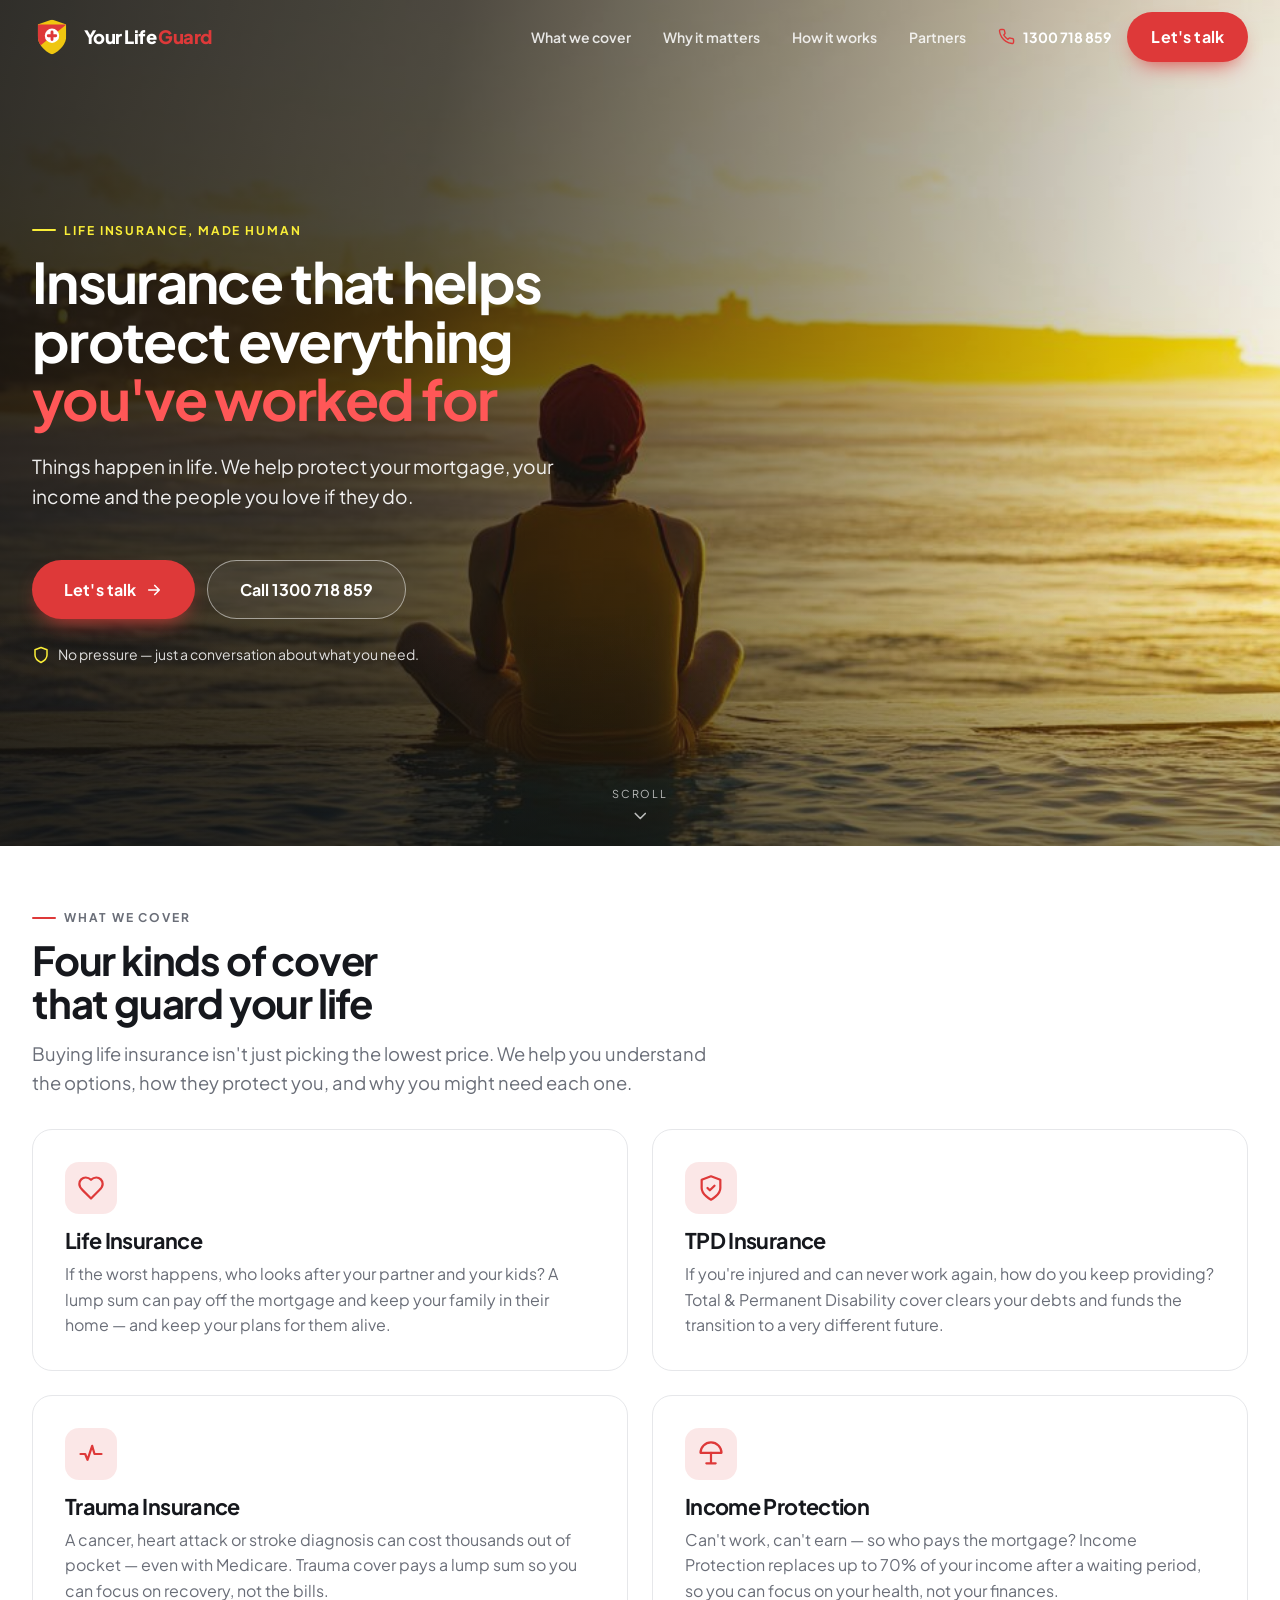
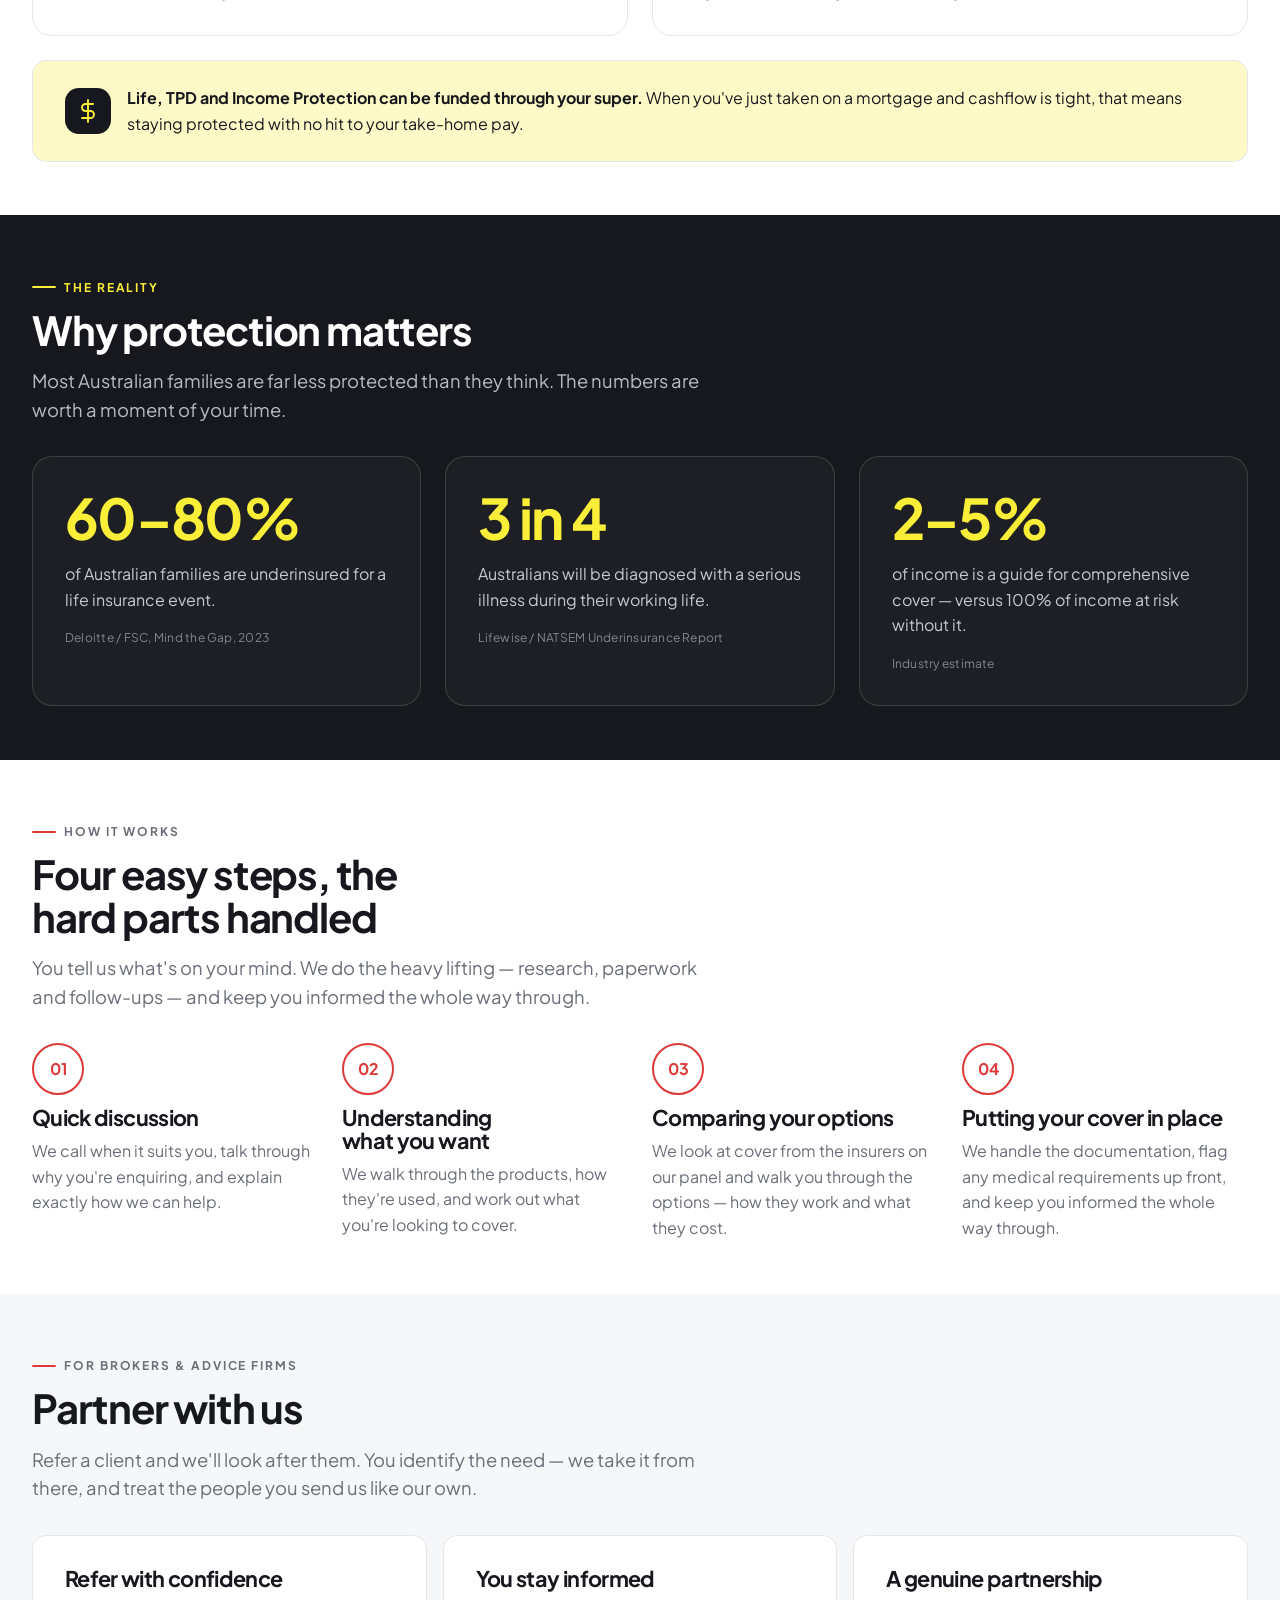
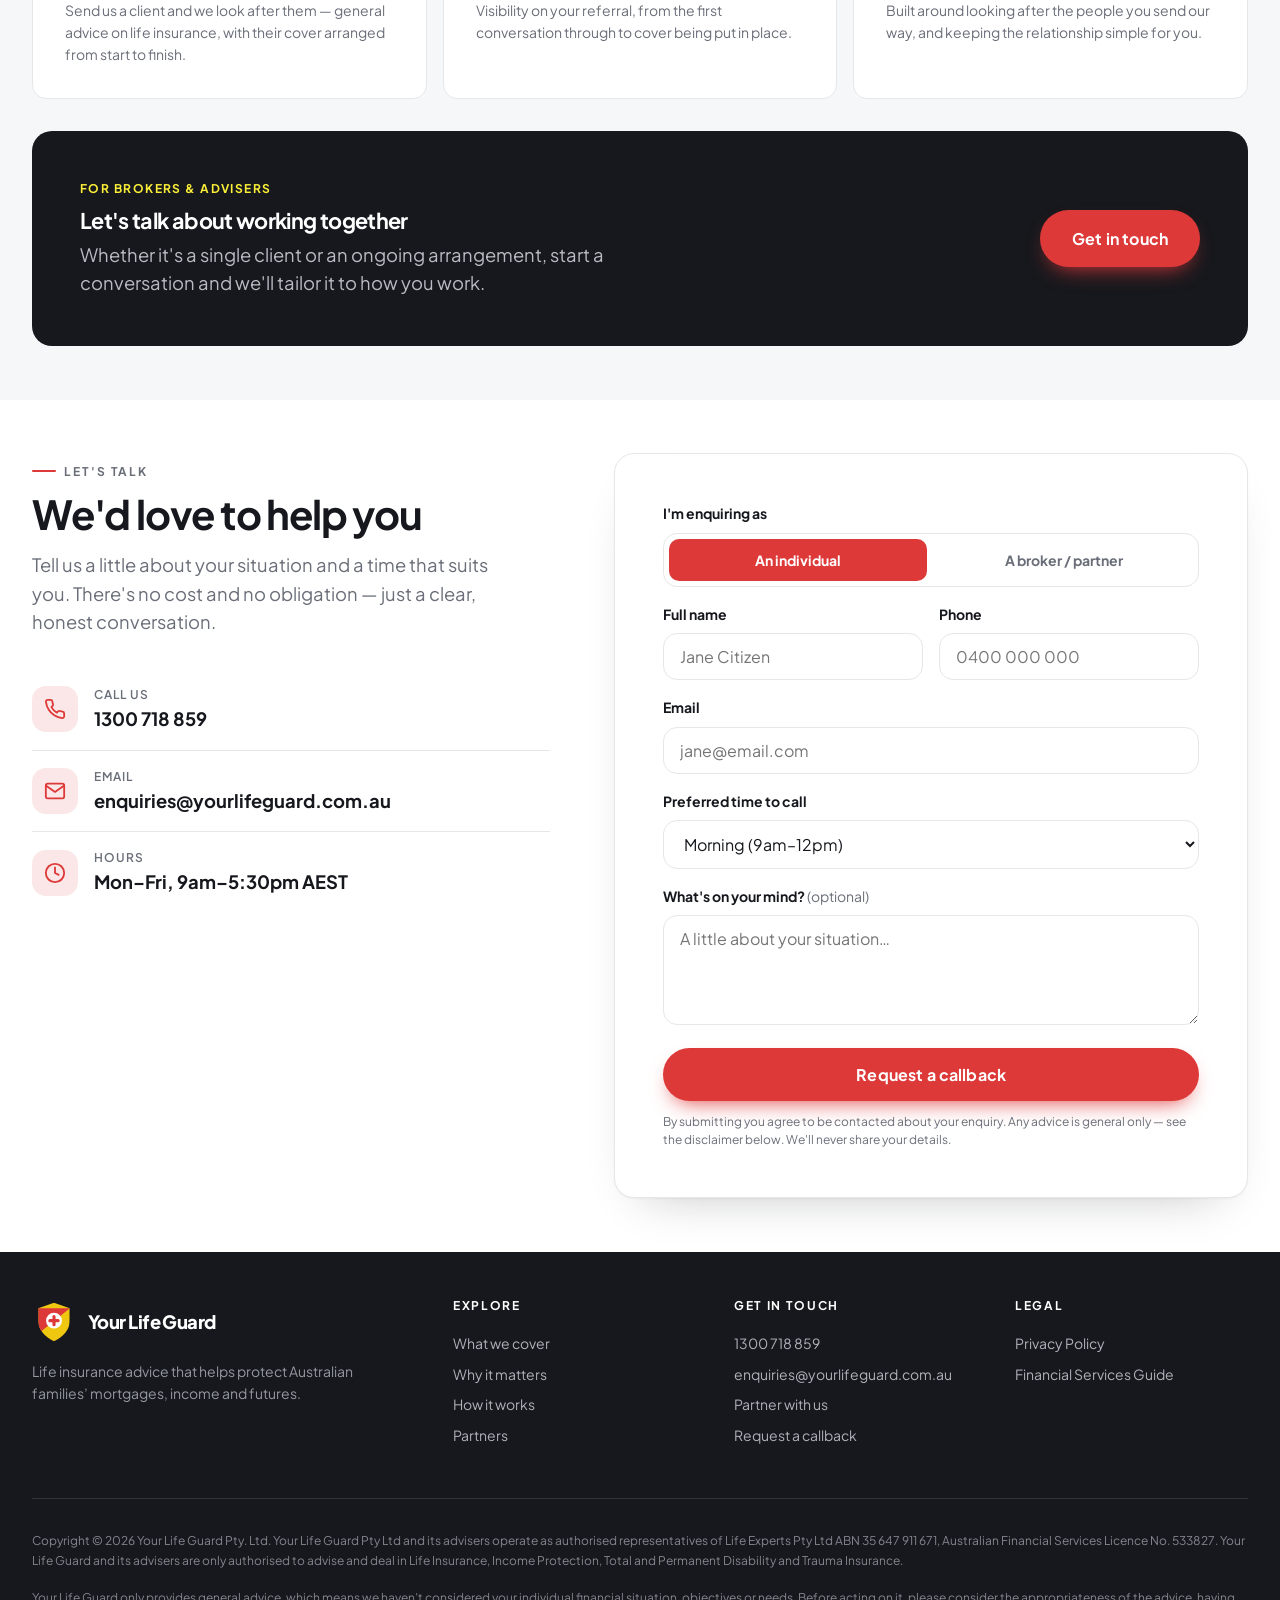
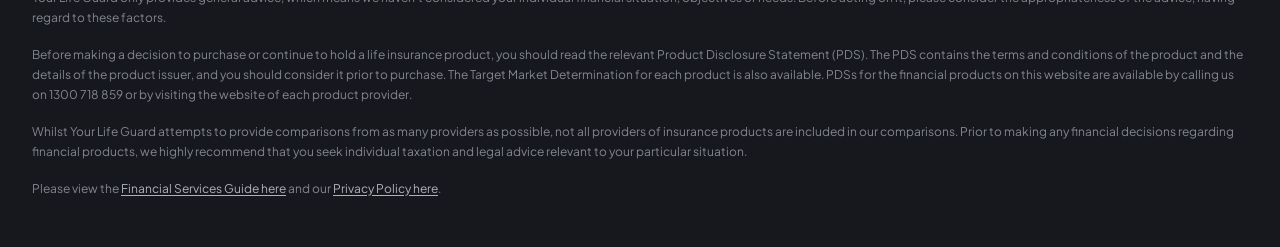
<file: index.html>
<!DOCTYPE html>
<html lang="en-AU">
<head>
<meta charset="UTF-8">
<meta name="viewport" content="width=device-width,initial-scale=1">
<title>Your Life Guard — Insurance that helps protect what matters</title>
<meta name="description" content="Your Life Guard helps Australian families arrange life insurance — Life, Income Protection, TPD and Trauma cover. General advice, made simple.">
<meta property="og:type" content="website">
<meta property="og:title" content="Your Life Guard — Protect everything you've worked for">
<meta property="og:description" content="Life insurance, made human. We help protect your mortgage, your income and the people you love. Call 1300 718 859.">
<meta property="og:url" content="https://yourlifeguard.com.au">
<meta property="og:image" content="https://sljikoiasdf.github.io/your-life-guard-site/og-image.png">
<meta property="og:image:width" content="1200">
<meta property="og:image:height" content="630">
<meta name="twitter:card" content="summary_large_image">
<meta name="twitter:title" content="Your Life Guard — Protect everything you've worked for">
<meta name="twitter:description" content="Life insurance, made human. Call 1300 718 859.">
<meta name="twitter:image" content="https://sljikoiasdf.github.io/your-life-guard-site/og-image.png">
<link rel="preconnect" href="https://fonts.googleapis.com">
<link rel="preconnect" href="https://fonts.gstatic.com" crossorigin>
<link rel="preload" as="style" href="https://fonts.googleapis.com/css2?family=Plus+Jakarta+Sans:wght@400;500;600;700;800&display=swap">
<link href="https://fonts.googleapis.com/css2?family=Plus+Jakarta+Sans:wght@400;500;600;700;800&display=swap" rel="stylesheet">
<link rel="icon" type="image/svg+xml" href="favicon.svg">
<link rel="icon" type="image/png" sizes="32x32" href="favicon-32.png">
<link rel="icon" type="image/png" sizes="16x16" href="favicon-16.png">
<link rel="apple-touch-icon" sizes="180x180" href="apple-touch-icon.png">
<link rel="manifest" href="site.webmanifest">
<meta name="theme-color" content="#DE3939">
<link rel="stylesheet" href="styles.css">
</head>
<body class="home">

<!-- ====================== HEADER ====================== -->
<header class="site-header">
  <div class="container nav">
    <a class="brand" href="#top" aria-label="Your Life Guard home">
      <span class="ylg-mark" data-logo="light"></span>
      <span class="brand-name">Your Life <span class="accent">Guard</span></span>
    </a>
    <nav class="nav-links" aria-label="Primary">
      <a href="#cover">What we cover</a>
      <a href="#matters">Why it matters</a>
      <a href="#how">How it works</a>
      <a href="#partners">Partners</a>
    </nav>
    <div class="nav-cta">
      <a class="nav-phone" href="tel:1300718859">
        <svg viewBox="0 0 24 24" fill="none" stroke="currentColor" stroke-width="2" stroke-linecap="round" stroke-linejoin="round"><path d="M22 16.92v3a2 2 0 0 1-2.18 2 19.79 19.79 0 0 1-8.63-3.07 19.5 19.5 0 0 1-6-6 19.79 19.79 0 0 1-3.07-8.67A2 2 0 0 1 4.11 2h3a2 2 0 0 1 2 1.72c.13.96.36 1.9.7 2.81a2 2 0 0 1-.45 2.11L8.09 9.91a16 16 0 0 0 6 6l1.27-1.27a2 2 0 0 1 2.11-.45c.91.34 1.85.57 2.81.7A2 2 0 0 1 22 16.92Z"/></svg>
        <span>1300 718 859</span>
      </a>
      <a class="btn btn-primary" href="#contact">Let's talk</a>
    </div>
    <button class="nav-toggle" aria-label="Menu">
      <svg width="26" height="26" viewBox="0 0 24 24" fill="none" stroke="currentColor" stroke-width="2" stroke-linecap="round"><path d="M3 6h18M3 12h18M3 18h18"/></svg>
    </button>
  </div>
</header>

<main id="top">

<!-- ====================== HERO (full-bleed) ====================== -->
<section class="fbhero">
  <img class="bg" src="hero-lifeguard.jpg" alt="Australian lifeguard watching the surf at sunrise">
  <div class="scrim"></div>
  <div class="scrim-b"></div>
  <div class="fbhero-body">
    <div class="container">
      <div class="fbhero-inner">
        <span class="eyebrow">Life insurance, made human</span>
        <h1>Insurance that helps protect everything <span class="accent">you've worked for</span></h1>
        <p class="lead">Things happen in life. We help protect your mortgage, your income and the people you love if they do.</p>
        <div class="fbhero-actions">
          <a class="btn btn-primary btn-lg" href="#contact">
            Let's talk
            <svg viewBox="0 0 24 24" fill="none" stroke="currentColor" stroke-width="2.2" stroke-linecap="round" stroke-linejoin="round"><path d="M5 12h14M13 6l6 6-6 6"/></svg>
          </a>
          <a class="btn btn-ghost btn-lg" href="tel:1300718859">Call 1300 718 859</a>
        </div>
        <p class="fbhero-reassure">
          <svg viewBox="0 0 24 24" fill="none" stroke="currentColor" stroke-width="2" stroke-linecap="round" stroke-linejoin="round"><path d="M12 22s8-4 8-10V5l-8-3-8 3v7c0 6 8 10 8 10Z"/></svg>
          No pressure — just a conversation about what you need.
        </p>
      </div>
    </div>
  </div>
  <div class="scroll-hint">Scroll<svg viewBox="0 0 24 24" fill="none" stroke="currentColor" stroke-width="2" stroke-linecap="round" stroke-linejoin="round"><path d="M6 9l6 6 6-6"/></svg></div>
</section>

<!-- ====================== COVER ====================== -->
<section class="block" id="cover">
  <div class="container">
    <div class="block-head reveal">
      <span class="eyebrow">What we cover</span>
      <h2 class="section-title">Four kinds of cover that guard your life</h2>
      <p class="lead">Buying life insurance isn't just picking the lowest price. We help you understand the options, how they protect you, and why you might need each one.</p>
    </div>

    <div class="products">
      <article class="product reveal">
        <div class="pico"><svg viewBox="0 0 24 24" fill="none" stroke="currentColor" stroke-width="1.9" stroke-linecap="round" stroke-linejoin="round"><path d="M19 14c1.49-1.46 3-3.21 3-5.5A5.5 5.5 0 0 0 16.5 3c-1.76 0-3 .5-4.5 2-1.5-1.5-2.74-2-4.5-2A5.5 5.5 0 0 0 2 8.5c0 2.3 1.5 4.05 3 5.5l7 7Z"/></svg></div>
        <h3>Life Insurance</h3>
        <p>If the worst happens, who looks after your partner and your kids? A lump sum can pay off the mortgage and keep your family in their home — and keep your plans for them alive.</p>
      </article>
      <article class="product reveal">
        <div class="pico"><svg viewBox="0 0 24 24" fill="none" stroke="currentColor" stroke-width="1.9" stroke-linecap="round" stroke-linejoin="round"><path d="M12 22s8-4 8-10V5l-8-3-8 3v7c0 6 8 10 8 10Z"/><path d="M9 12l2 2 4-4"/></svg></div>
        <h3>TPD Insurance</h3>
        <p>If you're injured and can never work again, how do you keep providing? Total &amp; Permanent Disability cover clears your debts and funds the transition to a very different future.</p>
      </article>
      <article class="product reveal">
        <div class="pico"><svg viewBox="0 0 24 24" fill="none" stroke="currentColor" stroke-width="1.9" stroke-linecap="round" stroke-linejoin="round"><path d="M3 12h4l2 5 4-12 2 7h6"/></svg></div>
        <h3>Trauma Insurance</h3>
        <p>A cancer, heart attack or stroke diagnosis can cost thousands out of pocket — even with Medicare. Trauma cover pays a lump sum so you can focus on recovery, not the bills.</p>
      </article>
      <article class="product reveal">
        <div class="pico"><svg viewBox="0 0 24 24" fill="none" stroke="currentColor" stroke-width="1.9" stroke-linecap="round" stroke-linejoin="round"><path d="M12 2a9 9 0 0 0-9 9h18a9 9 0 0 0-9-9Z"/><path d="M12 11v9M8 20h8"/></svg></div>
        <h3>Income Protection</h3>
        <p>Can't work, can't earn — so who pays the mortgage? Income Protection replaces up to 70% of your income after a waiting period, so you can focus on your health, not your finances.</p>
      </article>
    </div>

    <div class="super-note reveal">
      <span class="ico"><svg viewBox="0 0 24 24" fill="none" stroke="currentColor" stroke-width="1.9" stroke-linecap="round" stroke-linejoin="round"><path d="M12 1v22M17 5H9.5a3.5 3.5 0 0 0 0 7h5a3.5 3.5 0 0 1 0 7H6"/></svg></span>
      <p><strong>Life, TPD and Income Protection can be funded through your super.</strong> When you've just taken on a mortgage and cashflow is tight, that means staying protected with no hit to your take-home pay.</p>
    </div>
  </div>
</section>

<!-- ====================== WHY IT MATTERS ====================== -->
<section class="block reality" id="matters">
  <div class="container">
    <div class="block-head reveal">
      <span class="eyebrow">The reality</span>
      <h2 class="section-title">Why protection matters</h2>
      <p class="lead">Most Australian families are far less protected than they think. The numbers are worth a moment of your time.</p>
    </div>
    <div class="reality-grid">
      <div class="reality-card reveal">
        <div class="big">60–80%</div>
        <p>of Australian families are underinsured for a life insurance event.</p>
        <div class="src">Deloitte / FSC, Mind the Gap, 2023</div>
      </div>
      <div class="reality-card reveal">
        <div class="big">3 in 4</div>
        <p>Australians will be diagnosed with a serious illness during their working life.</p>
        <div class="src">Lifewise / NATSEM Underinsurance Report</div>
      </div>
      <div class="reality-card reveal">
        <div class="big">2–5%</div>
        <p>of income is a guide for comprehensive cover — versus 100% of income at risk without it.</p>
        <div class="src">Industry estimate</div>
      </div>
    </div>
  </div>
</section>

<!-- ====================== HOW IT WORKS ====================== -->
<section class="block" id="how">
  <div class="container">
    <div class="block-head reveal">
      <span class="eyebrow">How it works</span>
      <h2 class="section-title">Four easy steps, the hard parts handled</h2>
      <p class="lead">You tell us what's on your mind. We do the heavy lifting — research, paperwork and follow-ups — and keep you informed the whole way through.</p>
    </div>
    <div class="steps">
      <div class="step reveal">
        <h3>Quick discussion</h3>
        <p>We call when it suits you, talk through why you're enquiring, and explain exactly how we can help.</p>
      </div>
      <div class="step reveal">
        <h3>Understanding what you want</h3>
        <p>We walk through the products, how they're used, and work out what you're looking to cover.</p>
      </div>
      <div class="step reveal">
        <h3>Comparing your options</h3>
        <p>We look at cover from the insurers on our panel and walk you through the options — how they work and what they cost.</p>
      </div>
      <div class="step reveal">
        <h3>Putting your cover in place</h3>
        <p>We handle the documentation, flag any medical requirements up front, and keep you informed the whole way through.</p>
      </div>
    </div>
  </div>
</section>

<!-- ====================== PARTNERS (B2B) ====================== -->
<section class="block partners" id="partners">
  <div class="container">
    <div class="block-head reveal">
      <span class="eyebrow">For brokers &amp; advice firms</span>
      <h2 class="section-title">Partner with us</h2>
      <p class="lead">Refer a client and we'll look after them. You identify the need — we take it from there, and treat the people you send us like our own.</p>
    </div>
    <div class="partner-models">
      <div class="pmodel reveal"><h3>Refer with confidence</h3><p>Send us a client and we look after them — general advice on life insurance, with their cover arranged from start to finish.</p></div>
      <div class="pmodel reveal"><h3>You stay informed</h3><p>Visibility on your referral, from the first conversation through to cover being put in place.</p></div>
      <div class="pmodel reveal"><h3>A genuine partnership</h3><p>Built around looking after the people you send our way, and keeping the relationship simple for you.</p></div>
    </div>
    <div class="partner-cta reveal">
      <div>
        <span class="soon">For brokers &amp; advisers</span>
        <h3>Let's talk about working together</h3>
        <p class="lead">Whether it's a single client or an ongoing arrangement, start a conversation and we'll tailor it to how you work.</p>
      </div>
      <a class="btn btn-primary btn-lg" href="#contact">Get in touch</a>
    </div>
  </div>
</section>

<!-- ====================== CONTACT ====================== -->
<section class="contact" id="contact">
  <div class="container contact-grid">
    <div class="contact-aside reveal">
      <span class="eyebrow">Let's talk</span>
      <h2>We'd love to help you</h2>
      <p class="lead">Tell us a little about your situation and a time that suits you. There's no cost and no obligation — just a clear, honest conversation.</p>
      <div class="contact-method">
        <span class="cmi"><svg viewBox="0 0 24 24" fill="none" stroke="currentColor" stroke-width="2" stroke-linecap="round" stroke-linejoin="round"><path d="M22 16.92v3a2 2 0 0 1-2.18 2 19.79 19.79 0 0 1-8.63-3.07 19.5 19.5 0 0 1-6-6 19.79 19.79 0 0 1-3.07-8.67A2 2 0 0 1 4.11 2h3a2 2 0 0 1 2 1.72c.13.96.36 1.9.7 2.81a2 2 0 0 1-.45 2.11L8.09 9.91a16 16 0 0 0 6 6l1.27-1.27a2 2 0 0 1 2.11-.45c.91.34 1.85.57 2.81.7A2 2 0 0 1 22 16.92Z"/></svg></span>
        <div><div class="lbl">Call us</div><div class="val">1300 718 859</div></div>
      </div>
      <div class="contact-method">
        <span class="cmi"><svg viewBox="0 0 24 24" fill="none" stroke="currentColor" stroke-width="2" stroke-linecap="round" stroke-linejoin="round"><path d="M4 4h16a2 2 0 0 1 2 2v12a2 2 0 0 1-2 2H4a2 2 0 0 1-2-2V6a2 2 0 0 1 2-2Z"/><path d="m22 6-10 7L2 6"/></svg></span>
        <div><div class="lbl">Email</div><div class="val">enquiries@yourlifeguard.com.au</div></div>
      </div>
      <div class="contact-method">
        <span class="cmi"><svg viewBox="0 0 24 24" fill="none" stroke="currentColor" stroke-width="2" stroke-linecap="round" stroke-linejoin="round"><circle cx="12" cy="12" r="10"/><path d="M12 6v6l4 2"/></svg></span>
        <div><div class="lbl">Hours</div><div class="val">Mon–Fri, 9am–5:30pm AEST</div></div>
      </div>
    </div>

    <form class="form-card reveal" id="contact-form"
          action="https://formsubmit.co/enquiries@yourlifeguard.com.au" method="POST">
      <!-- FormSubmit configuration -->
      <input type="hidden" name="_subject" value="New enquiry from yourlifeguard.com.au">
      <input type="hidden" name="_captcha" value="false">
      <input type="hidden" name="_template" value="table">
      <input type="hidden" name="_next" value="https://sljikoiasdf.github.io/your-life-guard-site/thanks.html">
      <!-- honeypot -->
      <input type="text" name="_honey" style="display:none">

      <div class="form-body">
        <div class="field">
          <label>I'm enquiring as</label>
          <div class="segmented" role="group" aria-label="I am">
            <button type="button" data-who="Individual" aria-pressed="true">An individual</button>
            <button type="button" data-who="Partner" aria-pressed="false">A broker / partner</button>
          </div>
          <input type="hidden" id="who-input" name="who" value="Individual">
        </div>
        <div class="field-row">
          <div class="field"><label for="f-name">Full name</label><input id="f-name" name="name" type="text" placeholder="Jane Citizen" required></div>
          <div class="field"><label for="f-phone">Phone</label><input id="f-phone" name="phone" type="tel" placeholder="0400 000 000" required></div>
        </div>
        <div class="field"><label for="f-email">Email</label><input id="f-email" name="email" type="email" placeholder="jane@email.com" required></div>
        <div class="field"><label for="f-time">Preferred time to call</label>
          <select id="f-time" name="time">
            <option>Morning (9am–12pm)</option>
            <option>Afternoon (12pm–5pm)</option>
            <option>After hours</option>
          </select>
        </div>
        <div class="field"><label for="f-msg">What's on your mind? <span style="font-weight:400;color:var(--text-soft);">(optional)</span></label><textarea id="f-msg" name="message" placeholder="A little about your situation…"></textarea></div>
        <button type="submit" class="btn btn-primary btn-lg" style="width:100%;">Request a callback</button>
        <p class="form-note">By submitting you agree to be contacted about your enquiry. Any advice is general only — see the disclaimer below. We'll never share your details.</p>
      </div>
    </form>
  </div>
</section>

</main>

<!-- ====================== FOOTER + MANDATORY DISCLAIMER ====================== -->
<div id="ylg-footer"></div>

<script src="logos-lab.js"></script>
<script src="footer.js"></script>
<script src="app.js"></script>
</body>
</html>
</file>
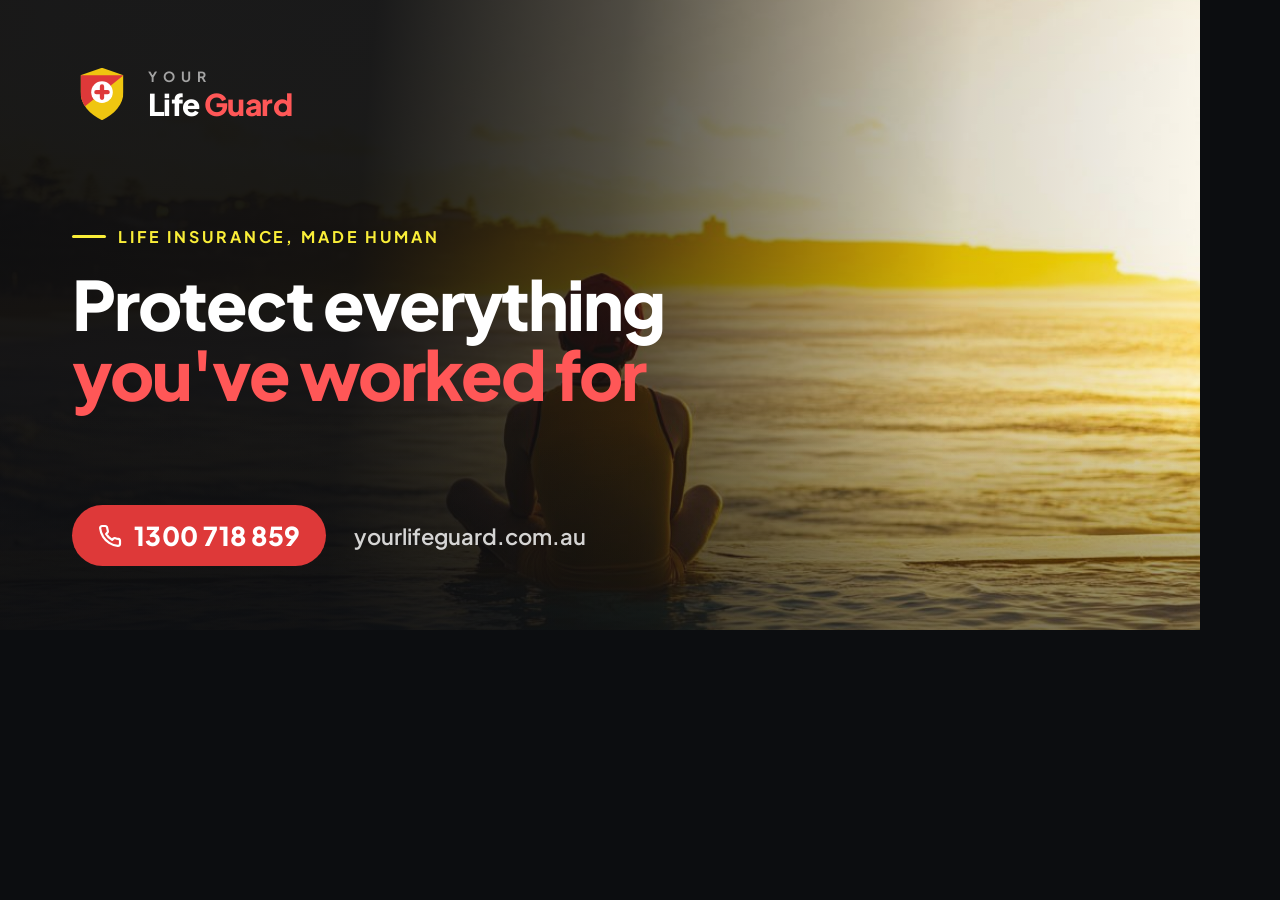
<file: og-image.html>
<!DOCTYPE html>
<html lang="en-AU">
<head>
<meta charset="UTF-8">
<meta name="viewport" content="width=device-width,initial-scale=1">
<title>YLG — Share card</title>
<link href="https://fonts.googleapis.com/css2?family=Plus+Jakarta+Sans:wght@400;500;600;700;800&display=swap" rel="stylesheet">
<style>
  *{box-sizing:border-box;margin:0;padding:0;}
  html,body{background:#0c0d10;}
  .card{
    position:relative;width:1200px;height:630px;overflow:hidden;
    font-family:"Plus Jakarta Sans",system-ui,sans-serif;background:#16181D;
  }
  .card img.bg{position:absolute;inset:0;width:100%;height:100%;object-fit:cover;object-position:center 38%;}
  .scrim{position:absolute;inset:0;background:
    linear-gradient(95deg, rgba(12,13,16,.94) 30%, rgba(12,13,16,.72) 50%, rgba(12,13,16,.15) 78%, rgba(12,13,16,0) 100%);}
  .scrim2{position:absolute;inset:0;background:linear-gradient(0deg, rgba(12,13,16,.5) 0%, rgba(12,13,16,0) 36%);}
  .content{position:absolute;inset:0;padding:64px 72px;display:flex;flex-direction:column;justify-content:space-between;}

  .brand{display:flex;align-items:center;gap:16px;}
  .brand .mark{width:60px;height:60px;}
  .brand .mark svg{width:100%;height:100%;display:block;}
  .brand .wm{display:flex;flex-direction:column;line-height:1;}
  .brand .wm .t{font-size:14px;letter-spacing:.42em;font-weight:700;color:rgba(255,255,255,.6);margin-bottom:6px;}
  .brand .wm .m{font-size:30px;font-weight:800;color:#fff;letter-spacing:-0.02em;}
  .brand .wm .m .g{color:#FF5757;}

  .mid{max-width:760px;}
  .eyebrow{display:inline-flex;align-items:center;gap:12px;font-size:16px;font-weight:700;letter-spacing:.18em;text-transform:uppercase;color:#FAEE38;margin-bottom:22px;}
  .eyebrow::before{content:"";width:34px;height:3px;background:#FAEE38;border-radius:3px;}
  h1{font-size:68px;line-height:1.02;font-weight:800;color:#fff;letter-spacing:-0.03em;}
  h1 .ac{color:#FF5757;}

  .foot{display:flex;align-items:center;gap:28px;}
  .phone{display:inline-flex;align-items:center;gap:12px;background:#DE3939;color:#fff;font-weight:800;font-size:26px;padding:14px 26px;border-radius:999px;letter-spacing:.01em;}
  .phone svg{width:24px;height:24px;}
  .url{font-size:22px;font-weight:600;color:rgba(255,255,255,.82);}
</style>
</head>
<body>
<div class="card" id="card">
  <img class="bg" src="hero-lifeguard.jpg" alt="">
  <div class="scrim"></div>
  <div class="scrim2"></div>
  <div class="content">
    <div class="brand">
      <span class="mark" data-mark></span>
      <span class="wm"><span class="t">YOUR</span><span class="m">Life <span class="g">Guard</span></span></span>
    </div>
    <div class="mid">
      <span class="eyebrow">Life insurance, made human</span>
      <h1>Protect everything <span class="ac">you've worked for</span></h1>
    </div>
    <div class="foot">
      <span class="phone">
        <svg viewBox="0 0 24 24" fill="none" stroke="currentColor" stroke-width="2.2" stroke-linecap="round" stroke-linejoin="round"><path d="M22 16.92v3a2 2 0 0 1-2.18 2 19.79 19.79 0 0 1-8.63-3.07 19.5 19.5 0 0 1-6-6 19.79 19.79 0 0 1-3.07-8.67A2 2 0 0 1 4.11 2h3a2 2 0 0 1 2 1.72c.13.96.36 1.9.7 2.81a2 2 0 0 1-.45 2.11L8.09 9.91a16 16 0 0 0 6 6l1.27-1.27a2 2 0 0 1 2.11-.45c.91.34 1.85.57 2.81.7A2 2 0 0 1 22 16.92Z"/></svg>
        1300 718 859
      </span>
      <span class="url">yourlifeguard.com.au</span>
    </div>
  </div>
</div>
<script src="logos-lab.js"></script>
<script>
  if(window.LogoLab&&window.LogoLab.flagShield){
    document.querySelectorAll('[data-mark]').forEach(function(el){el.innerHTML=window.LogoLab.flagShield('color');});
  }
</script>
</body>
</html>
</file>
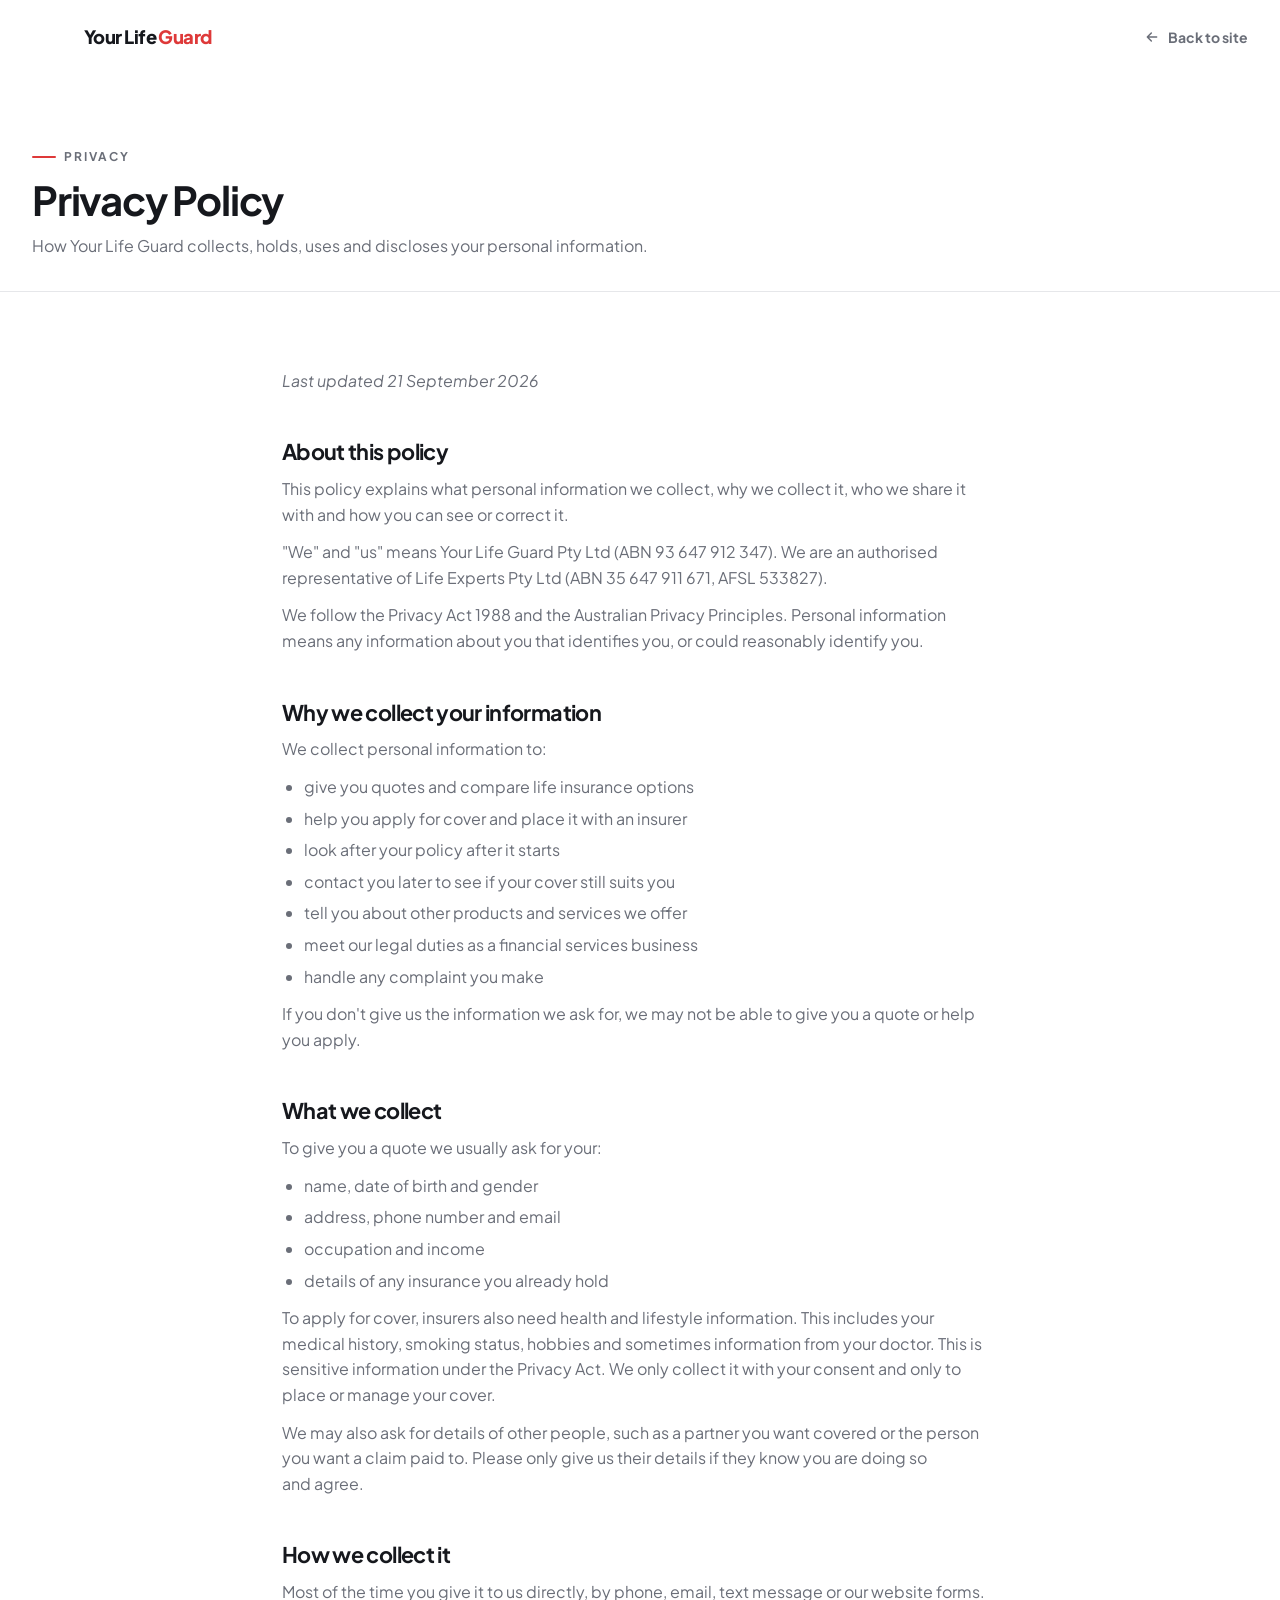
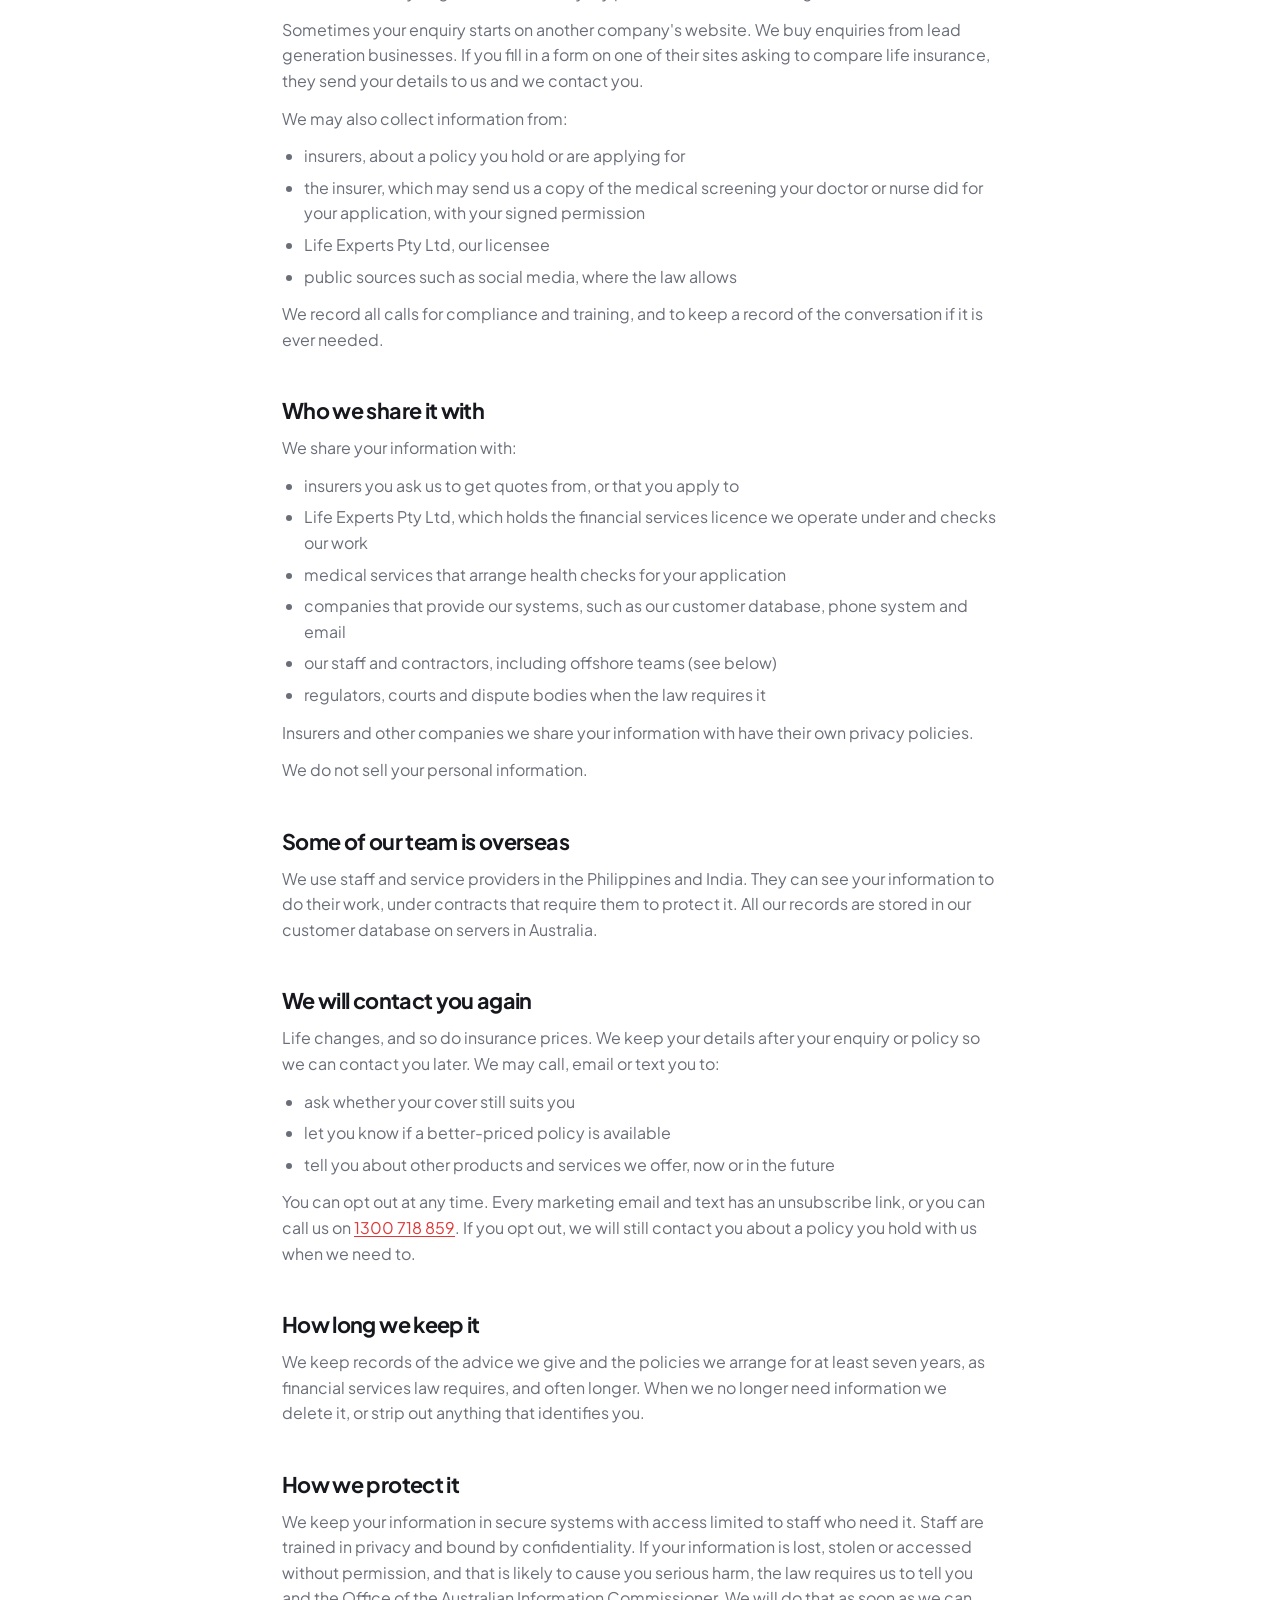
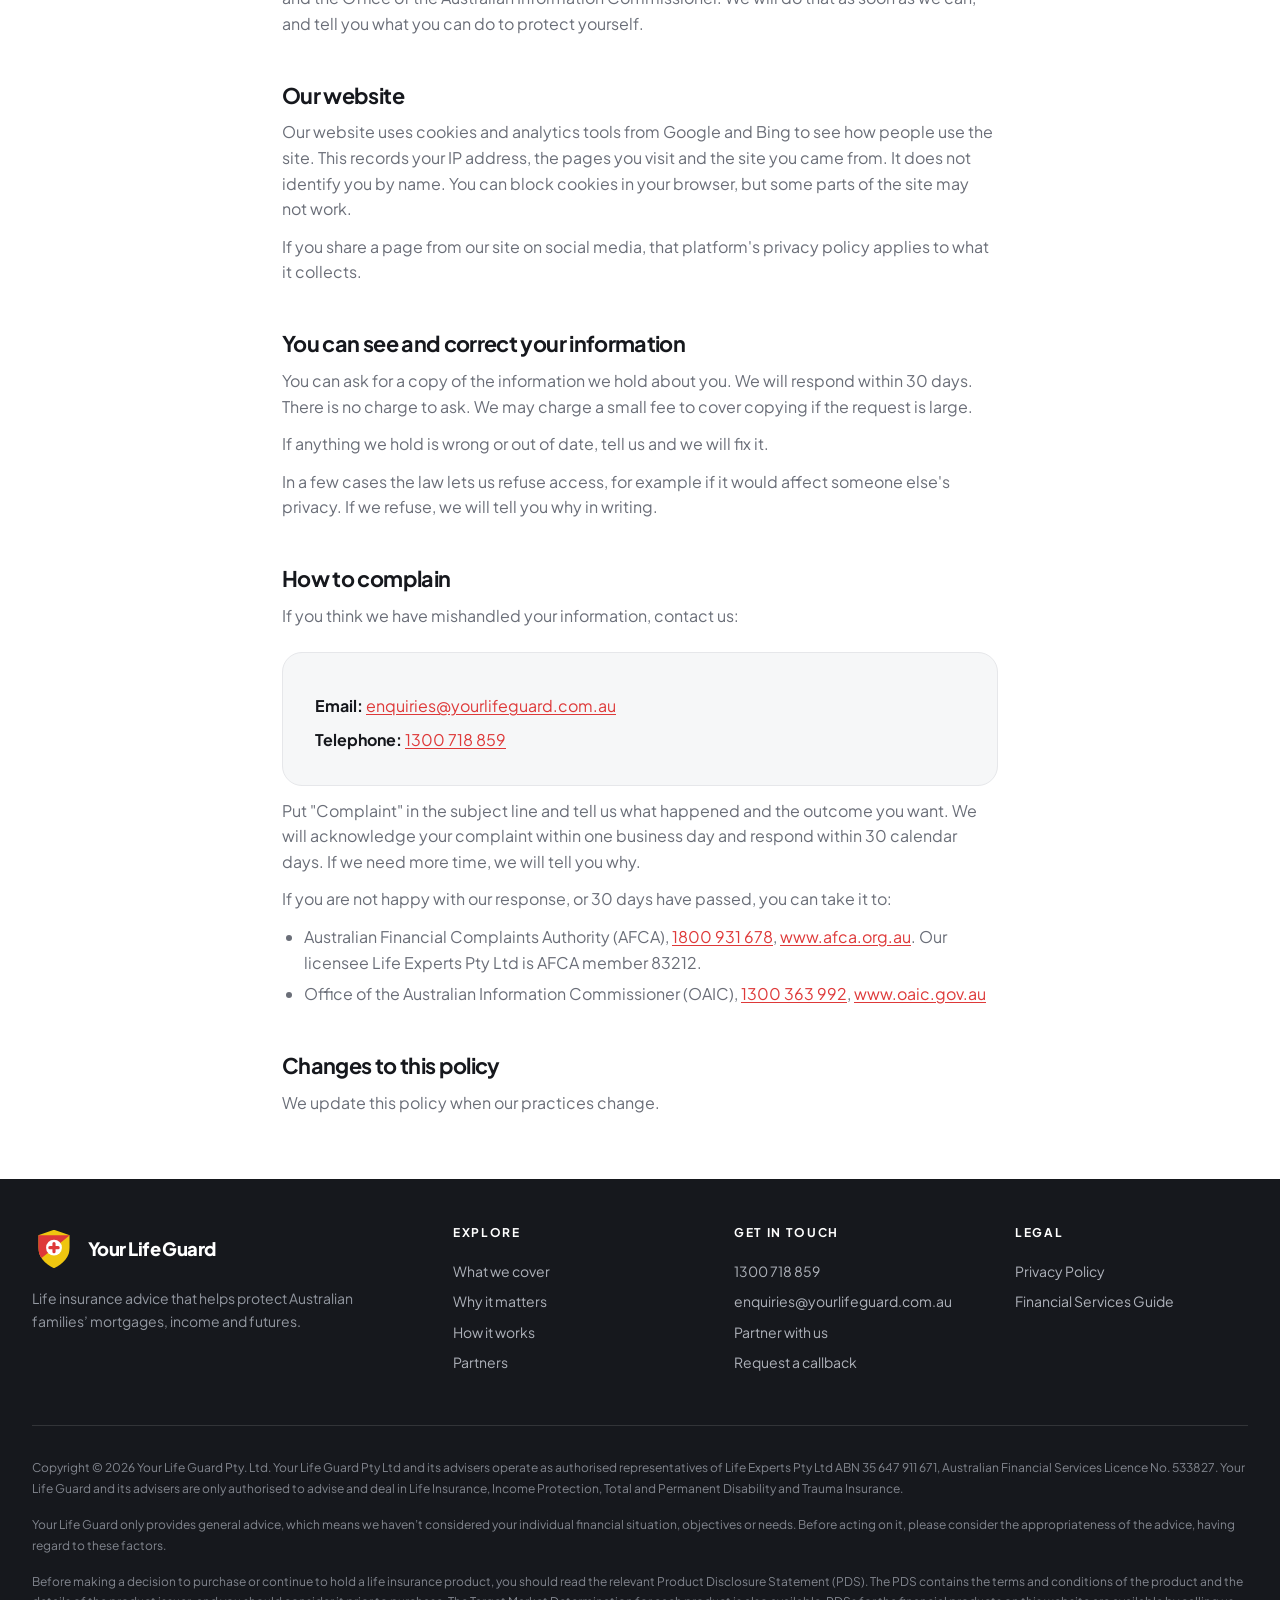
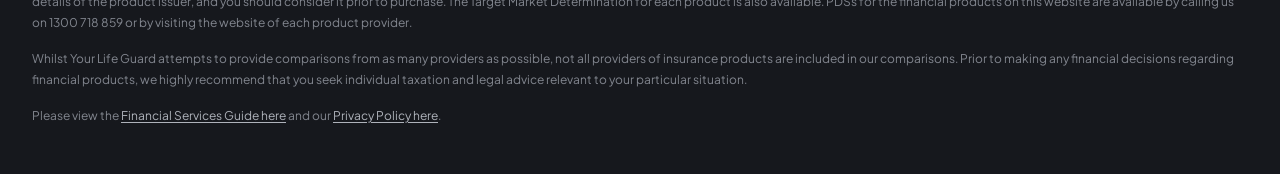
<file: privacy-policy.html>
<!DOCTYPE html>
<html lang="en-AU">
<head>
<meta charset="UTF-8">
<meta name="viewport" content="width=device-width,initial-scale=1">
<title>Privacy Policy — Your Life Guard</title>
<meta name="description" content="Your Life Guard privacy policy — how we collect, hold, use and disclose your personal information.">
<link rel="preconnect" href="https://fonts.googleapis.com">
<link rel="preconnect" href="https://fonts.gstatic.com" crossorigin>
<link href="https://fonts.googleapis.com/css2?family=Plus+Jakarta+Sans:wght@400;500;600;700;800&display=swap" rel="stylesheet">
<link rel="icon" type="image/svg+xml" href="favicon.svg">
<link rel="stylesheet" href="styles.css">
<style>
  .legal-hero{padding:var(--s-8) 0 var(--s-6);border-bottom:1px solid var(--line);}
  .legal-hero .eyebrow{margin-bottom:var(--s-3);}
  .legal-hero h1{font-size:var(--fs-h2);}
  .legal-hero p{color:var(--text-soft);margin-top:var(--s-3);max-width:60ch;}
  .legal{max-width:780px;padding-top:var(--s-8);padding-bottom:var(--s-8);}
  .legal h2{font-size:var(--fs-h3);margin:var(--s-7) 0 var(--s-3);}
  .legal h2:first-child{margin-top:0;}
  .legal p{color:var(--text-soft);margin-top:var(--s-3);}
  .legal ul{margin:var(--s-3) 0 0;padding-left:22px;color:var(--text-soft);}
  .legal li{margin:6px 0;}
  .legal a{color:var(--accent);text-decoration:underline;text-underline-offset:2px;}
  .legal .contact-block{background:var(--surface-2);border:1px solid var(--line);border-radius:var(--radius-lg);padding:var(--s-6);margin-top:var(--s-5);}
  .legal .contact-block p{margin-top:var(--s-2);color:var(--text);}
  .backlink{display:inline-flex;align-items:center;gap:var(--s-2);font-weight:700;font-size:var(--fs-sm);color:var(--text-soft);}
  .backlink:hover{color:var(--text);}
</style>
</head>
<body>

<header class="site-header">
  <div class="container nav">
    <a class="brand" href="index.html" aria-label="Your Life Guard home">
      <span class="ylg-mark" data-logo="light"></span>
      <span class="brand-name">Your Life <span class="accent">Guard</span></span>
    </a>
    <div class="nav-cta" style="margin-left:auto;">
      <a class="backlink" href="index.html">
        <svg viewBox="0 0 24 24" width="16" height="16" fill="none" stroke="currentColor" stroke-width="2.2" stroke-linecap="round" stroke-linejoin="round"><path d="M19 12H5M11 18l-6-6 6-6"/></svg>
        Back to site
      </a>
    </div>
  </div>
</header>

<main>
<section class="legal-hero">
  <div class="container">
    <span class="eyebrow">Privacy</span>
    <h1>Privacy Policy</h1>
    <p>How Your Life Guard collects, holds, uses and discloses your personal information.</p>
  </div>
</section>

<section class="container legal">
  <p><em>Last updated 21 September 2026</em></p>

  <h2>About this policy</h2>
  <p>This policy explains what personal information we collect, why we collect it, who we share it with and how you can see or correct it.</p>
  <p>"We" and "us" means Your Life Guard Pty Ltd (ABN 93 647 912 347). We are an authorised representative of Life Experts Pty Ltd (ABN 35 647 911 671, AFSL 533827).</p>
  <p>We follow the Privacy Act 1988 and the Australian Privacy Principles. Personal information means any information about you that identifies you, or could reasonably identify you.</p>

  <h2>Why we collect your information</h2>
  <p>We collect personal information to:</p>
  <ul>
    <li>give you quotes and compare life insurance options</li>
    <li>help you apply for cover and place it with an insurer</li>
    <li>look after your policy after it starts</li>
    <li>contact you later to see if your cover still suits you</li>
    <li>tell you about other products and services we offer</li>
    <li>meet our legal duties as a financial services business</li>
    <li>handle any complaint you make</li>
  </ul>
  <p>If you don't give us the information we ask for, we may not be able to give you a quote or help you apply.</p>

  <h2>What we collect</h2>
  <p>To give you a quote we usually ask for your:</p>
  <ul>
    <li>name, date of birth and gender</li>
    <li>address, phone number and email</li>
    <li>occupation and income</li>
    <li>details of any insurance you already hold</li>
  </ul>
  <p>To apply for cover, insurers also need health and lifestyle information. This includes your medical history, smoking status, hobbies and sometimes information from your doctor. This is sensitive information under the Privacy Act. We only collect it with your consent and only to place or manage your cover.</p>
  <p>We may also ask for details of other people, such as a partner you want covered or the person you want a claim paid to. Please only give us their details if they know you are doing so and agree.</p>

  <h2>How we collect it</h2>
  <p>Most of the time you give it to us directly, by phone, email, text message or our website forms.</p>
  <p>Sometimes your enquiry starts on another company's website. We buy enquiries from lead generation businesses. If you fill in a form on one of their sites asking to compare life insurance, they send your details to us and we contact you.</p>
  <p>We may also collect information from:</p>
  <ul>
    <li>insurers, about a policy you hold or are applying for</li>
    <li>the insurer, which may send us a copy of the medical screening your doctor or nurse did for your application, with your signed permission</li>
    <li>Life Experts Pty Ltd, our licensee</li>
    <li>public sources such as social media, where the law allows</li>
  </ul>
  <p>We record all calls for compliance and training, and to keep a record of the conversation if it is ever needed.</p>

  <h2>Who we share it with</h2>
  <p>We share your information with:</p>
  <ul>
    <li>insurers you ask us to get quotes from, or that you apply to</li>
    <li>Life Experts Pty Ltd, which holds the financial services licence we operate under and checks our work</li>
    <li>medical services that arrange health checks for your application</li>
    <li>companies that provide our systems, such as our customer database, phone system and email</li>
    <li>our staff and contractors, including offshore teams (see below)</li>
    <li>regulators, courts and dispute bodies when the law requires it</li>
  </ul>
  <p>Insurers and other companies we share your information with have their own privacy policies.</p>
  <p>We do not sell your personal information.</p>

  <h2>Some of our team is overseas</h2>
  <p>We use staff and service providers in the Philippines and India. They can see your information to do their work, under contracts that require them to protect it. All our records are stored in our customer database on servers in Australia.</p>

  <h2>We will contact you again</h2>
  <p>Life changes, and so do insurance prices. We keep your details after your enquiry or policy so we can contact you later. We may call, email or text you to:</p>
  <ul>
    <li>ask whether your cover still suits you</li>
    <li>let you know if a better-priced policy is available</li>
    <li>tell you about other products and services we offer, now or in the future</li>
  </ul>
  <p>You can opt out at any time. Every marketing email and text has an unsubscribe link, or you can call us on <a href="tel:1300718859">1300 718 859</a>. If you opt out, we will still contact you about a policy you hold with us when we need to.</p>

  <h2>How long we keep it</h2>
  <p>We keep records of the advice we give and the policies we arrange for at least seven years, as financial services law requires, and often longer. When we no longer need information we delete it, or strip out anything that identifies you.</p>

  <h2>How we protect it</h2>
  <p>We keep your information in secure systems with access limited to staff who need it. Staff are trained in privacy and bound by confidentiality. If your information is lost, stolen or accessed without permission, and that is likely to cause you serious harm, the law requires us to tell you and the Office of the Australian Information Commissioner. We will do that as soon as we can, and tell you what you can do to protect yourself.</p>

  <h2>Our website</h2>
  <p>Our website uses cookies and analytics tools from Google and Bing to see how people use the site. This records your IP address, the pages you visit and the site you came from. It does not identify you by name. You can block cookies in your browser, but some parts of the site may not work.</p>
  <p>If you share a page from our site on social media, that platform's privacy policy applies to what it collects.</p>

  <h2>You can see and correct your information</h2>
  <p>You can ask for a copy of the information we hold about you. We will respond within 30 days. There is no charge to ask. We may charge a small fee to cover copying if the request is large.</p>
  <p>If anything we hold is wrong or out of date, tell us and we will fix it.</p>
  <p>In a few cases the law lets us refuse access, for example if it would affect someone else's privacy. If we refuse, we will tell you why in writing.</p>

  <h2>How to complain</h2>
  <p>If you think we have mishandled your information, contact us:</p>
  <div class="contact-block">
    <p><strong>Email:</strong> <a href="mailto:enquiries@yourlifeguard.com.au">enquiries@yourlifeguard.com.au</a></p>
    <p><strong>Telephone:</strong> <a href="tel:1300718859">1300 718 859</a></p>
  </div>
  <p>Put "Complaint" in the subject line and tell us what happened and the outcome you want. We will acknowledge your complaint within one business day and respond within 30 calendar days. If we need more time, we will tell you why.</p>
  <p>If you are not happy with our response, or 30 days have passed, you can take it to:</p>
  <ul>
    <li>Australian Financial Complaints Authority (AFCA), <a href="tel:1800931678">1800 931 678</a>, <a href="https://www.afca.org.au" target="_blank" rel="noopener">www.afca.org.au</a>. Our licensee Life Experts Pty Ltd is AFCA member 83212.</li>
    <li>Office of the Australian Information Commissioner (OAIC), <a href="tel:1300363992">1300 363 992</a>, <a href="https://www.oaic.gov.au" target="_blank" rel="noopener">www.oaic.gov.au</a></li>
  </ul>

  <h2>Changes to this policy</h2>
  <p>We update this policy when our practices change.</p>
</section>
</main>

<div id="ylg-footer"></div>

<script src="logos-lab.js"></script>
<script src="footer.js"></script>
</file>
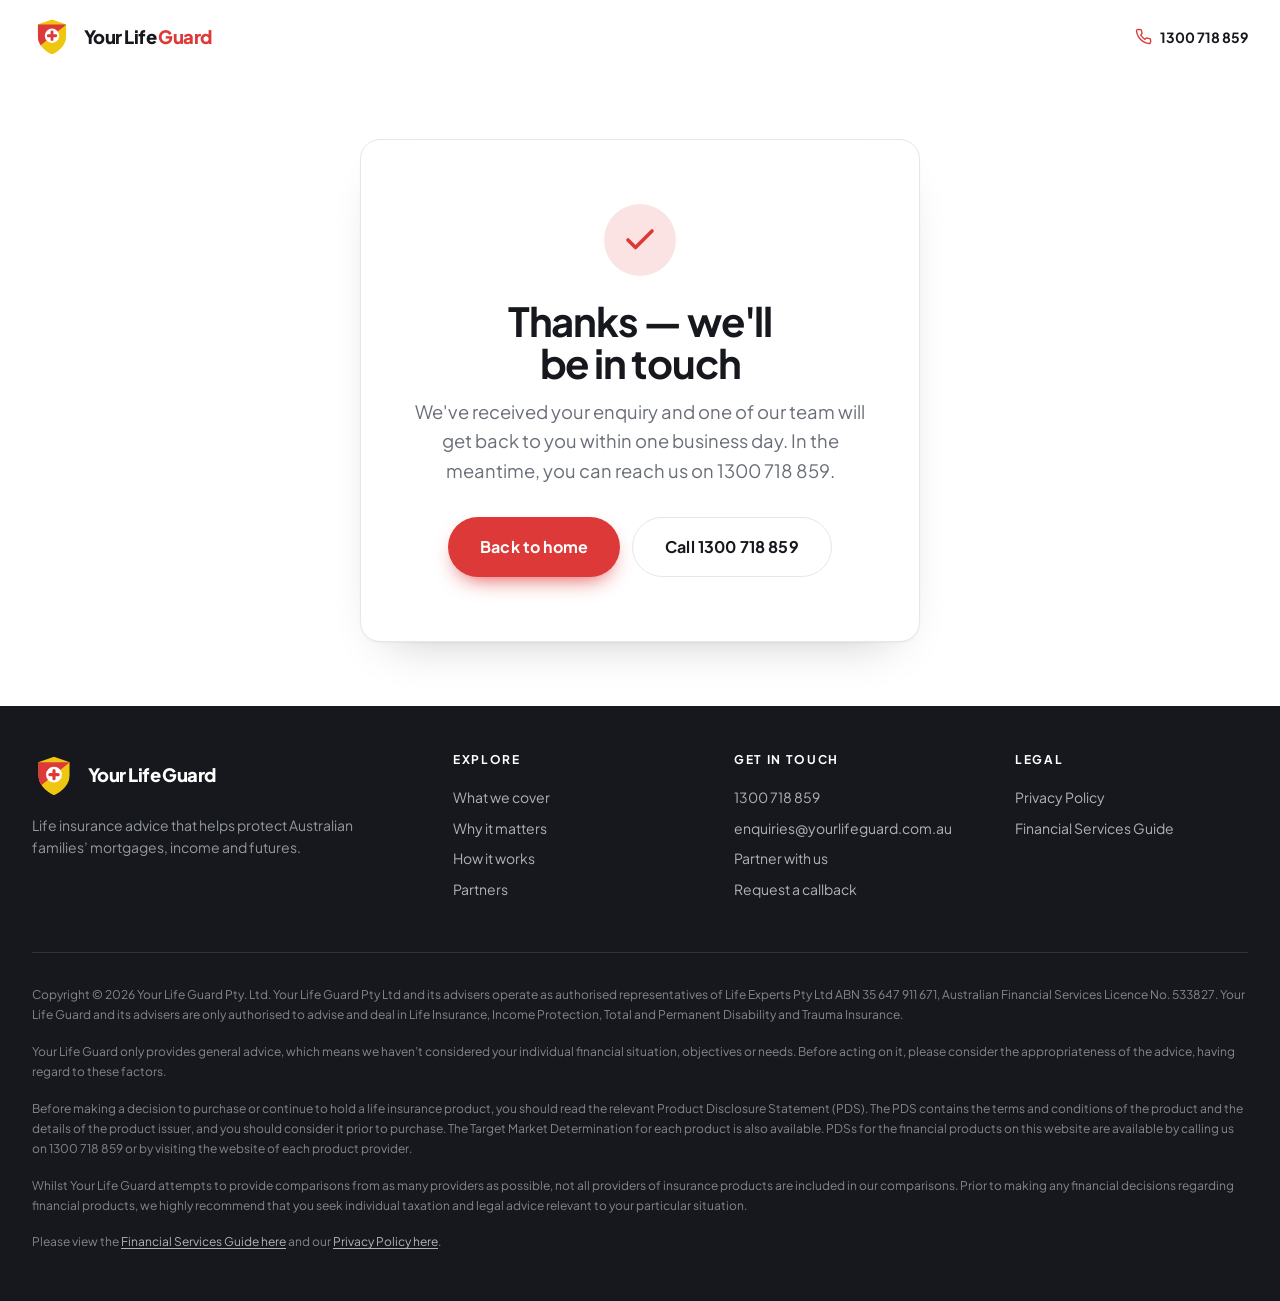
<file: thanks.html>
<!DOCTYPE html>
<html lang="en-AU">
<head>
<meta charset="UTF-8">
<meta name="viewport" content="width=device-width,initial-scale=1">
<title>Thanks — Your Life Guard</title>
<meta name="description" content="Thanks for your enquiry — Your Life Guard will be in touch within one business day.">
<meta name="robots" content="noindex">
<link rel="preconnect" href="https://fonts.googleapis.com">
<link rel="preconnect" href="https://fonts.gstatic.com" crossorigin>
<link rel="preload" as="style" href="https://fonts.googleapis.com/css2?family=Plus+Jakarta+Sans:wght@400;500;600;700;800&display=swap">
<link href="https://fonts.googleapis.com/css2?family=Plus+Jakarta+Sans:wght@400;500;600;700;800&display=swap" rel="stylesheet">
<link rel="icon" type="image/svg+xml" href="favicon.svg">
<link rel="icon" type="image/png" sizes="32x32" href="favicon-32.png">
<link rel="icon" type="image/png" sizes="16x16" href="favicon-16.png">
<link rel="apple-touch-icon" sizes="180x180" href="apple-touch-icon.png">
<link rel="manifest" href="site.webmanifest">
<meta name="theme-color" content="#DE3939">
<link rel="stylesheet" href="styles.css">
<style>
  .thanks-wrap{min-height:62vh;display:grid;place-items:center;padding:var(--s-8) 0;}
  .thanks-card{max-width:560px;text-align:center;background:var(--surface);border:1px solid var(--line);border-radius:var(--radius-lg);padding:var(--s-8) var(--s-7);box-shadow:var(--shadow);}
  .thanks-card .tick{width:72px;height:72px;border-radius:50%;background:color-mix(in srgb,var(--accent) 14%,transparent);color:var(--accent);display:grid;place-items:center;margin:0 auto var(--s-5);}
  .thanks-card .tick svg{width:36px;height:36px;}
  .thanks-card h1{font-size:var(--fs-h2);margin-bottom:var(--s-3);}
  .thanks-card p{color:var(--text-soft);font-size:var(--fs-lead);}
  .thanks-card .actions{display:flex;gap:var(--s-3);justify-content:center;flex-wrap:wrap;margin-top:var(--s-6);}
</style>
</head>
<body>

<header class="site-header">
  <div class="container nav">
    <a class="brand" href="index.html" aria-label="Your Life Guard home">
      <span class="ylg-mark" data-logo="light"></span>
      <span class="brand-name">Your Life <span class="accent">Guard</span></span>
    </a>
    <div class="nav-cta" style="margin-left:auto;">
      <a class="nav-phone" href="tel:1300718859">
        <svg viewBox="0 0 24 24" fill="none" stroke="currentColor" stroke-width="2" stroke-linecap="round" stroke-linejoin="round"><path d="M22 16.92v3a2 2 0 0 1-2.18 2 19.79 19.79 0 0 1-8.63-3.07 19.5 19.5 0 0 1-6-6 19.79 19.79 0 0 1-3.07-8.67A2 2 0 0 1 4.11 2h3a2 2 0 0 1 2 1.72c.13.96.36 1.9.7 2.81a2 2 0 0 1-.45 2.11L8.09 9.91a16 16 0 0 0 6 6l1.27-1.27a2 2 0 0 1 2.11-.45c.91.34 1.85.57 2.81.7A2 2 0 0 1 22 16.92Z"/></svg>
        <span>1300 718 859</span>
      </a>
    </div>
  </div>
</header>

<main>
  <div class="container thanks-wrap">
    <div class="thanks-card">
      <div class="tick"><svg viewBox="0 0 24 24" fill="none" stroke="currentColor" stroke-width="2.4" stroke-linecap="round" stroke-linejoin="round"><path d="M20 6 9 17l-5-5"/></svg></div>
      <h1>Thanks — we'll be in touch</h1>
      <p>We've received your enquiry and one of our team will get back to you within one business day. In the meantime, you can reach us on 1300 718 859.</p>
      <div class="actions">
        <a class="btn btn-primary btn-lg" href="index.html">Back to home</a>
        <a class="btn btn-ghost btn-lg" href="tel:1300718859">Call 1300 718 859</a>
      </div>
    </div>
  </div>
</main>

<div id="ylg-footer"></div>

<script src="logos-lab.js"></script>
<script src="footer.js"></script>
<script>
  document.querySelectorAll('[data-logo]').forEach(function(el){
    if (window.LogoLab) el.innerHTML = window.LogoLab.flagShield('color');
  });
</script>
</body>
</html>
</file>
<file: styles.css>
/* ============================================================
   YOUR LIFE GUARD — landing site
   Design: Clear & Trusted. One type scale, one spacing scale.
   ------------------------------------------------------------
   TYPE SCALE (7)            SPACING SCALE (8px base)
   --fs-display  hero/stats  --s-1  4    --s-5  24
   --fs-h2       sections    --s-2  8    --s-6  32
   --fs-h3       cards       --s-3  12   --s-7  48
   --fs-lead     intros      --s-4  16   --s-8  64
   --fs-body     copy                    --s-9  96
   --fs-sm       ui/labels
   --fs-xs       eyebrows/legal
   ============================================================ */

:root{
  /* brand */
  --red:#DE3939; --red-hover:#C42E2E;
  --yellow:#FAEE38; --yellow-2:#EFC610; --ink:#16181D;

  /* semantic */
  --bg:#FFFFFF; --surface:#FFFFFF; --surface-2:#F6F7F8;
  --text:#16181D; --text-soft:#6A6E78; --line:#E6E7EA;
  --accent:#DE3939; --accent-hover:#C42E2E; --accent-ink:#FFFFFF; --highlight:#FAEE38;
  --font:"Plus Jakarta Sans",system-ui,sans-serif;

  /* type scale — the only sizes used anywhere */
  --fs-display:clamp(2.4rem,5vw,3.5rem);
  --fs-h2:clamp(1.8rem,3.4vw,2.5rem);
  --fs-h3:1.35rem;
  --fs-lead:1.15rem;
  --fs-body:1rem;
  --fs-sm:0.875rem;
  --fs-xs:0.75rem;

  /* spacing scale — the only gaps/paddings used anywhere */
  --s-1:4px; --s-2:8px; --s-3:12px; --s-4:16px;
  --s-5:24px; --s-6:32px; --s-7:48px; --s-8:64px; --s-9:96px;
  --section-y:clamp(36px,4.2vw,56px);

  /* shape */
  --radius:14px; --radius-lg:20px; --maxw:1320px;
  --h-spacing:-0.03em;
  --shadow:0 1px 2px rgba(16,18,22,.04),0 22px 48px -30px rgba(16,18,22,.3);
}

/* ---- base ---- */
*{box-sizing:border-box;}
html{scroll-behavior:smooth;scroll-padding-top:84px;-webkit-text-size-adjust:100%;}
body{
  margin:0;background:var(--bg);color:var(--text);
  font-family:var(--font);font-size:var(--fs-body);line-height:1.6;font-weight:400;
  -webkit-font-smoothing:antialiased;
}
img{max-width:100%;display:block;}
a{color:inherit;text-decoration:none;}
button{font-family:inherit;cursor:pointer;}
h1,h2,h3,h4{
  margin:0;font-weight:700;letter-spacing:var(--h-spacing);
  line-height:1.06;text-wrap:balance;color:var(--text);
}
p{margin:0;text-wrap:pretty;}
.container{max-width:var(--maxw);margin:0 auto;padding:0 var(--s-6);}
section{position:relative;}

/* ---- shared type roles ---- */
.eyebrow{
  font-size:var(--fs-xs);font-weight:700;letter-spacing:.16em;text-transform:uppercase;
  color:var(--text-soft);display:inline-flex;align-items:center;gap:var(--s-2);margin-bottom:var(--s-3);
}
.eyebrow::before{content:"";width:24px;height:2px;background:var(--accent);border-radius:2px;}
.section-title{font-size:var(--fs-h2);}
.lead{font-size:var(--fs-lead);color:var(--text-soft);line-height:1.55;}

/* ---- buttons ---- */
.btn{
  display:inline-flex;align-items:center;justify-content:center;gap:var(--s-2);
  padding:var(--s-3) var(--s-5);border-radius:999px;border:none;
  font-family:var(--font);font-weight:700;font-size:var(--fs-body);letter-spacing:.01em;white-space:nowrap;
  transition:transform .18s ease,box-shadow .25s ease,background .2s ease,color .2s ease;
}
.btn svg{width:18px;height:18px;}
.btn-primary{background:var(--accent);color:var(--accent-ink);box-shadow:0 10px 22px -10px var(--accent);}
.btn-primary:hover{background:var(--accent-hover);transform:translateY(-2px);box-shadow:0 16px 30px -12px var(--accent);}
.btn-ghost{background:transparent;color:var(--text);border:1.6px solid var(--line);}
.btn-ghost:hover{border-color:var(--text);transform:translateY(-2px);}
.btn-lg{padding:var(--s-4) var(--s-6);}

/* ============================================================
   HEADER
   ============================================================ */
.site-header{
  position:sticky;top:0;z-index:50;
  background:color-mix(in srgb,var(--bg) 84%,transparent);
  backdrop-filter:saturate(1.4) blur(14px);
  border-bottom:1px solid transparent;transition:border-color .3s,background .3s;
}
.site-header.scrolled{border-bottom-color:var(--line);}
.nav{display:flex;align-items:center;gap:var(--s-6);height:74px;}
.brand{display:flex;align-items:center;gap:var(--s-3);font-weight:800;}
.brand .ylg-mark{width:40px;height:40px;flex:none;}
.brand-name{font-size:var(--fs-lead);font-weight:800;line-height:1;letter-spacing:var(--h-spacing);white-space:nowrap;}
.brand-name .accent{color:var(--accent);}
.nav-links{display:flex;align-items:center;gap:var(--s-6);margin-left:auto;}
.nav-links a{font-size:var(--fs-sm);font-weight:600;color:var(--text-soft);transition:color .2s;white-space:nowrap;}
.nav-links a:hover{color:var(--text);}
.nav-cta{display:flex;align-items:center;gap:var(--s-4);}
.nav-phone{display:inline-flex;align-items:center;gap:var(--s-2);font-weight:700;color:var(--text);font-size:var(--fs-sm);white-space:nowrap;}
.nav-phone svg{width:17px;height:17px;color:var(--accent);}
.nav-toggle{display:none;background:none;border:none;color:var(--text);}

/* ============================================================
   HERO
   ============================================================ */
.hero{padding:76px 0 var(--s-6);overflow:hidden;}
.hero-grid{display:grid;grid-template-columns:1.05fr .95fr;gap:40px;align-items:stretch;}
.hero h1{font-size:var(--fs-display);}
.hero h1 .accent{color:var(--accent);}
.hero .lead{margin-top:var(--s-5);max-width:32ch;}
.hero-actions{display:flex;flex-wrap:wrap;gap:var(--s-3);margin-top:var(--s-6);}
.hero-reassure{display:flex;align-items:center;gap:var(--s-2);margin-top:var(--s-4);color:var(--text-soft);font-size:var(--fs-sm);}
.hero-reassure svg{width:18px;height:18px;color:var(--accent);flex:none;}
.hero-copy{display:flex;flex-direction:column;justify-content:center;}
.hero-media{position:relative;display:flex;}
.hero-media .photo{
  position:relative;border-radius:var(--radius-lg);overflow:hidden;
  width:100%;min-height:380px;box-shadow:var(--shadow);background:var(--surface-2);
}
.hero-media .photo img{width:100%;height:100%;object-fit:cover;}

/* ============================================================
   FULL-BLEED HERO (live) — cinematic on desktop, immersive on mobile
   ============================================================ */
.fbhero{position:relative;min-height:94vh;display:flex;flex-direction:column;background:var(--ink);overflow:hidden;}
.fbhero .bg{position:absolute;inset:0;width:100%;height:100%;object-fit:cover;object-position:72% center;}
.fbhero .scrim{position:absolute;inset:0;
  background:linear-gradient(100deg, rgba(12,13,16,.84) 0%, rgba(12,13,16,.72) 32%, rgba(12,13,16,.44) 58%, rgba(12,13,16,.15) 82%, rgba(12,13,16,0) 100%);}
.fbhero .scrim-b{position:absolute;inset:0;background:linear-gradient(0deg, rgba(12,13,16,.45) 0%, rgba(12,13,16,0) 28%);}
.fbhero-body{position:relative;z-index:4;flex:1;display:flex;align-items:center;}
.fbhero-body .container{width:100%;}
.fbhero-inner{max-width:560px;padding:96px 0 64px;}
.fbhero .eyebrow{color:var(--yellow);}
.fbhero .eyebrow::before{background:var(--yellow);}
.fbhero h1{color:#fff;font-size:clamp(2.5rem,4.6vw,3.5rem);line-height:1.05;}
.fbhero h1 .accent{color:#FF5757;}
.fbhero .lead{color:rgba(255,255,255,.92);margin-top:var(--s-5);max-width:46ch;font-size:1.2rem;}
.fbhero-actions{display:flex;flex-wrap:wrap;gap:var(--s-3);margin-top:var(--s-7);}
.fbhero .btn-ghost{color:#fff;border-color:rgba(255,255,255,.5);background:rgba(255,255,255,.06);}
.fbhero .btn-ghost:hover{border-color:#fff;}
.fbhero-reassure{display:flex;align-items:center;gap:var(--s-2);margin-top:var(--s-5);color:rgba(255,255,255,.85);font-size:var(--fs-sm);}
.fbhero-reassure svg{width:18px;height:18px;color:var(--yellow);flex:none;}
.scroll-hint{position:absolute;left:50%;bottom:20px;transform:translateX(-50%);z-index:4;color:rgba(255,255,255,.7);display:flex;flex-direction:column;align-items:center;gap:4px;font-size:.68rem;letter-spacing:.16em;text-transform:uppercase;}
.scroll-hint svg{width:20px;height:20px;animation:bob 1.8s ease-in-out infinite;}
@keyframes bob{0%,100%{transform:translateY(0);}50%{transform:translateY(6px);}}

/* ---- scroll-aware header on the home page (transparent over hero → solid on scroll) ---- */
body.home .site-header{position:fixed;top:0;left:0;right:0;background:transparent;backdrop-filter:none;border-bottom-color:transparent;}
body.home .site-header .brand-name,
body.home .site-header .nav-phone,
body.home .site-header .nav-toggle{color:#fff;transition:color .3s;}
body.home .site-header .nav-links a{color:rgba(255,255,255,.85);}
body.home .site-header .nav-links a:hover{color:#fff;}
body.home .site-header.solid{background:color-mix(in srgb,var(--bg) 88%,transparent);backdrop-filter:saturate(1.4) blur(14px);border-bottom-color:var(--line);}
body.home .site-header.solid .brand-name{color:var(--text);}
body.home .site-header.solid .nav-phone,
body.home .site-header.solid .nav-toggle{color:var(--text);}
body.home .site-header.solid .nav-links a{color:var(--text-soft);}
body.home .site-header.solid .nav-links a:hover{color:var(--text);}

/* ============================================================
   GENERIC SECTION
   ============================================================ */
.block{padding:var(--section-y) 0;}
.block-head{max-width:680px;margin-bottom:var(--s-6);}
.block-head.center{margin-inline:auto;text-align:center;}
.block-head .lead{margin-top:var(--s-4);}

/* ---- products ---- */
.products{display:grid;grid-template-columns:repeat(2,1fr);gap:var(--s-5);}
.product{
  background:var(--surface);border:1px solid var(--line);border-radius:var(--radius-lg);
  padding:var(--s-6);transition:transform .25s ease,box-shadow .25s ease,border-color .25s;
}
.product:hover{transform:translateY(-4px);box-shadow:var(--shadow);border-color:transparent;}
.product .pico{
  width:52px;height:52px;border-radius:var(--radius);display:grid;place-items:center;
  background:color-mix(in srgb,var(--accent) 12%,transparent);color:var(--accent);margin-bottom:var(--s-4);
}
.product .pico svg{width:28px;height:28px;}
.product h3{font-size:var(--fs-h3);margin-bottom:var(--s-2);}
.product p{color:var(--text-soft);}
.super-note{
  margin-top:var(--s-5);display:flex;gap:var(--s-4);align-items:center;
  background:color-mix(in srgb,var(--highlight) 28%,var(--surface));
  border:1px solid var(--line);border-radius:var(--radius);padding:var(--s-5) var(--s-6);
}
.super-note .ico{width:46px;height:46px;border-radius:var(--radius);background:var(--ink);color:var(--yellow);display:grid;place-items:center;flex:none;}
.super-note .ico svg{width:24px;height:24px;}
.super-note strong{color:var(--text);}

/* ---- why it matters (reality) ---- */
.reality{background:var(--ink);color:#E9EAEC;}
.reality .section-title,.reality h3{color:#FFFFFF;}
.reality .eyebrow{color:var(--yellow);}
.reality .eyebrow::before{background:var(--yellow);}
.reality .lead{color:#B9BCC4;}
.reality-grid{display:grid;grid-template-columns:repeat(3,1fr);gap:var(--s-5);}
.reality-card{border:1px solid rgba(255,255,255,.14);border-radius:var(--radius-lg);padding:var(--s-6);background:rgba(255,255,255,.03);}
.reality-card .big{font-size:var(--fs-display);font-weight:700;color:var(--yellow);line-height:1;letter-spacing:var(--h-spacing);}
.reality-card p{margin-top:var(--s-4);color:#C7CAD1;}
.reality-card .src{margin-top:var(--s-4);font-size:var(--fs-xs);color:#82868F;letter-spacing:.02em;}

/* ---- how it works ---- */
.steps{display:grid;grid-template-columns:repeat(4,1fr);gap:var(--s-5);counter-reset:step;}
.step::before{
  counter-increment:step;content:counter(step,decimal-leading-zero);
  font-weight:700;font-size:var(--fs-body);color:var(--accent);
  display:inline-grid;place-items:center;width:48px;height:48px;border-radius:50%;
  border:2px solid var(--accent);margin-bottom:var(--s-4);
}
.step h3{font-size:var(--fs-h3);margin-bottom:var(--s-2);}
.step p{color:var(--text-soft);}
.step::before{margin-bottom:var(--s-3);}

/* ---- partners (B2B) ---- */
.partners{background:var(--surface-2);}
.partner-models{display:grid;grid-template-columns:repeat(3,1fr);gap:var(--s-4);}
.pmodel{background:var(--surface);border:1px solid var(--line);border-radius:var(--radius);padding:var(--s-6);}
.pmodel h3{font-size:var(--fs-h3);margin-bottom:var(--s-2);}
.pmodel p{font-size:var(--fs-sm);color:var(--text-soft);}
.partner-cta{
  margin-top:var(--s-6);display:flex;flex-wrap:wrap;align-items:center;gap:var(--s-5);justify-content:space-between;
  background:var(--ink);color:#fff;border-radius:var(--radius-lg);padding:var(--s-7);
}
.partner-cta h3{color:#fff;font-size:var(--fs-h3);max-width:24ch;}
.partner-cta .lead{color:#B9BCC4;margin-top:var(--s-2);max-width:48ch;}
.partner-cta .soon{font-size:var(--fs-xs);letter-spacing:.12em;text-transform:uppercase;color:var(--yellow);font-weight:700;display:block;margin-bottom:var(--s-3);}

/* ============================================================
   CONTACT
   ============================================================ */
.contact{padding:var(--section-y) 0;}
.contact-grid{display:grid;grid-template-columns:.9fr 1.1fr;gap:var(--s-8);align-items:start;}
.contact-aside h2{font-size:var(--fs-h2);}
.contact-aside .lead{margin:var(--s-4) 0 var(--s-6);}
.contact-method{display:flex;gap:var(--s-4);align-items:center;padding:var(--s-4) 0;border-top:1px solid var(--line);}
.contact-method:first-of-type{border-top:none;}
.contact-method .cmi{width:46px;height:46px;border-radius:var(--radius);background:color-mix(in srgb,var(--accent) 12%,transparent);color:var(--accent);display:grid;place-items:center;flex:none;}
.contact-method .cmi svg{width:22px;height:22px;}
.contact-method .lbl{font-size:var(--fs-xs);text-transform:uppercase;letter-spacing:.08em;color:var(--text-soft);font-weight:600;}
.contact-method .val{font-weight:700;font-size:var(--fs-lead);}
.form-card{background:var(--surface);border:1px solid var(--line);border-radius:var(--radius-lg);padding:var(--s-7);box-shadow:var(--shadow);}
.field{margin-bottom:var(--s-4);}
.field label{display:block;font-size:var(--fs-sm);font-weight:700;margin-bottom:var(--s-2);color:var(--text);}
.field input,.field textarea,.field select{
  width:100%;padding:var(--s-3) var(--s-4);border:1.5px solid var(--line);border-radius:var(--radius);
  background:var(--bg);color:var(--text);font-family:var(--font);font-size:var(--fs-body);transition:border-color .2s,box-shadow .2s;
}
.field input:focus,.field textarea:focus,.field select:focus{
  outline:none;border-color:var(--accent);box-shadow:0 0 0 3px color-mix(in srgb,var(--accent) 18%,transparent);
}
.field textarea{resize:vertical;min-height:110px;}
.field-row{display:grid;grid-template-columns:1fr 1fr;gap:var(--s-4);}
.segmented{display:flex;gap:var(--s-2);background:var(--bg);border:1.5px solid var(--line);border-radius:var(--radius);padding:5px;}
.segmented button{flex:1;border:none;background:transparent;padding:var(--s-3);border-radius:10px;font-weight:700;font-size:var(--fs-sm);color:var(--text-soft);transition:all .2s;}
.segmented button[aria-pressed="true"]{background:var(--accent);color:var(--accent-ink);}
.form-note{font-size:var(--fs-xs);color:var(--text-soft);margin-top:var(--s-3);line-height:1.5;}
.form-success{display:none;text-align:center;padding:var(--s-6) var(--s-3);}
.form-success.show{display:block;}
.form-success .tick{width:62px;height:62px;border-radius:50%;background:color-mix(in srgb,var(--accent) 14%,transparent);color:var(--accent);display:grid;place-items:center;margin:0 auto var(--s-4);}
.form-success .tick svg{width:30px;height:30px;}
.form-success h3{font-size:var(--fs-h3);margin-bottom:var(--s-2);}
.form-success p{color:var(--text-soft);}

/* ============================================================
   FOOTER + MANDATORY DISCLAIMER
   ============================================================ */
.site-footer{background:var(--ink);color:#CBCDD3;padding:48px 0 var(--s-7);}
.footer-top{display:grid;grid-template-columns:1.6fr 1fr 1fr 1fr;gap:var(--s-7);padding-bottom:var(--s-7);border-bottom:1px solid rgba(255,255,255,.12);}
.footer-brand .brand-name{color:#fff;}
.footer-brand .ylg-mark{width:44px;height:44px;}
.footer-brand p{margin-top:var(--s-4);color:#9398A1;font-size:var(--fs-sm);max-width:34ch;}
.footer-col h4{font-size:var(--fs-xs);letter-spacing:.14em;text-transform:uppercase;color:#fff;margin-bottom:var(--s-4);font-weight:700;}
.footer-col a{display:block;color:#AEB2BA;font-size:var(--fs-sm);padding:var(--s-1) 0;transition:color .2s;}
.footer-col a:hover{color:#fff;}
.disclaimer{padding-top:var(--s-6);}
.disclaimer p{font-size:var(--fs-xs);line-height:1.7;color:#82868F;}
.disclaimer p + p{margin-top:var(--s-4);}
.disclaimer a{color:#AEB2BA;text-decoration:underline;text-underline-offset:2px;}
.disclaimer a:hover{color:#fff;}

/* ============================================================
   REVEAL ANIMATION
   ============================================================ */
.reveal{opacity:0;transform:translateY(20px);transition:opacity .7s cubic-bezier(.16,1,.3,1),transform .7s cubic-bezier(.16,1,.3,1);}
.reveal.in{opacity:1;transform:none;}
@media (prefers-reduced-motion:reduce){.reveal{opacity:1;transform:none;transition:none;}html{scroll-behavior:auto;}}

/* ============================================================
   RESPONSIVE
   ============================================================ */
@media (max-width:980px){
  .hero{padding:28px 0 var(--s-6);}
  .hero-grid{grid-template-columns:1fr;gap:var(--s-6);}
  .hero-media{max-width:520px;width:100%;}
  .hero-media .photo{min-height:0;aspect-ratio:16/10;}
  .contact-grid{grid-template-columns:1fr;gap:var(--s-7);}
  .reality-grid,.partner-models,.steps{grid-template-columns:repeat(2,1fr);}
  .footer-top{grid-template-columns:1fr 1fr;}
}
@media (max-width:680px){
  body{font-size:var(--fs-body);}
  .container{padding:0 var(--s-5);}
  .fbhero{min-height:100svh;}
  .fbhero .bg{object-position:center 42%;}
  .fbhero .scrim{background:linear-gradient(180deg, rgba(12,13,16,.78) 0%, rgba(12,13,16,.42) 30%, rgba(12,13,16,.55) 62%, rgba(12,13,16,.92) 100%);}
  .fbhero-inner{max-width:none;padding:78px 0 40px;}
  .fbhero h1{font-size:clamp(2.1rem,9vw,2.9rem);line-height:1.08;}
  .fbhero .lead{font-size:1.05rem;max-width:32ch;}
  .fbhero-actions{flex-direction:column;}
  .fbhero-actions .btn{width:100%;}
  .nav{height:62px;gap:var(--s-3);}
  .brand .ylg-mark{width:32px;height:32px;}
  .brand-name{font-size:1.02rem;}
  .nav-links{display:none;}
  .nav-cta{margin-left:auto;gap:var(--s-3);}
  .nav-cta .btn-primary{display:none;}
  .nav-cta .nav-phone span{display:none;}
  .nav-phone svg{width:22px;height:22px;}
  .nav-toggle{display:inline-grid;place-items:center;}
  .nav-links.open{
    display:flex;flex-direction:column;gap:0;align-items:stretch;
    position:absolute;left:0;right:0;top:62px;margin:0;
    background:#fff;border-top:1px solid var(--line);border-bottom:1px solid var(--line);
    padding:var(--s-2) var(--s-5) var(--s-4);box-shadow:var(--shadow);
  }
  .nav-links.open a{padding:var(--s-4) 0;font-size:1.05rem;border-bottom:1px solid var(--line);}
  .nav-links.open a:last-child{border-bottom:none;}
  .hero{padding:20px 0 var(--s-5);}
  .hero h1{font-size:clamp(1.8rem,7vw,2.3rem);line-height:1.12;}
  .hero .lead{font-size:1.05rem;margin-top:var(--s-4);}
  .hero-actions{margin-top:var(--s-5);}
  .hero-media .photo{aspect-ratio:3/2;}
  .block-head{margin-bottom:var(--s-5);}
  .products,.reality-grid,.partner-models,.steps,.field-row{grid-template-columns:1fr;}
  .footer-top{grid-template-columns:1fr;}
  .partner-cta{flex-direction:column;align-items:flex-start;}
}
</file>
